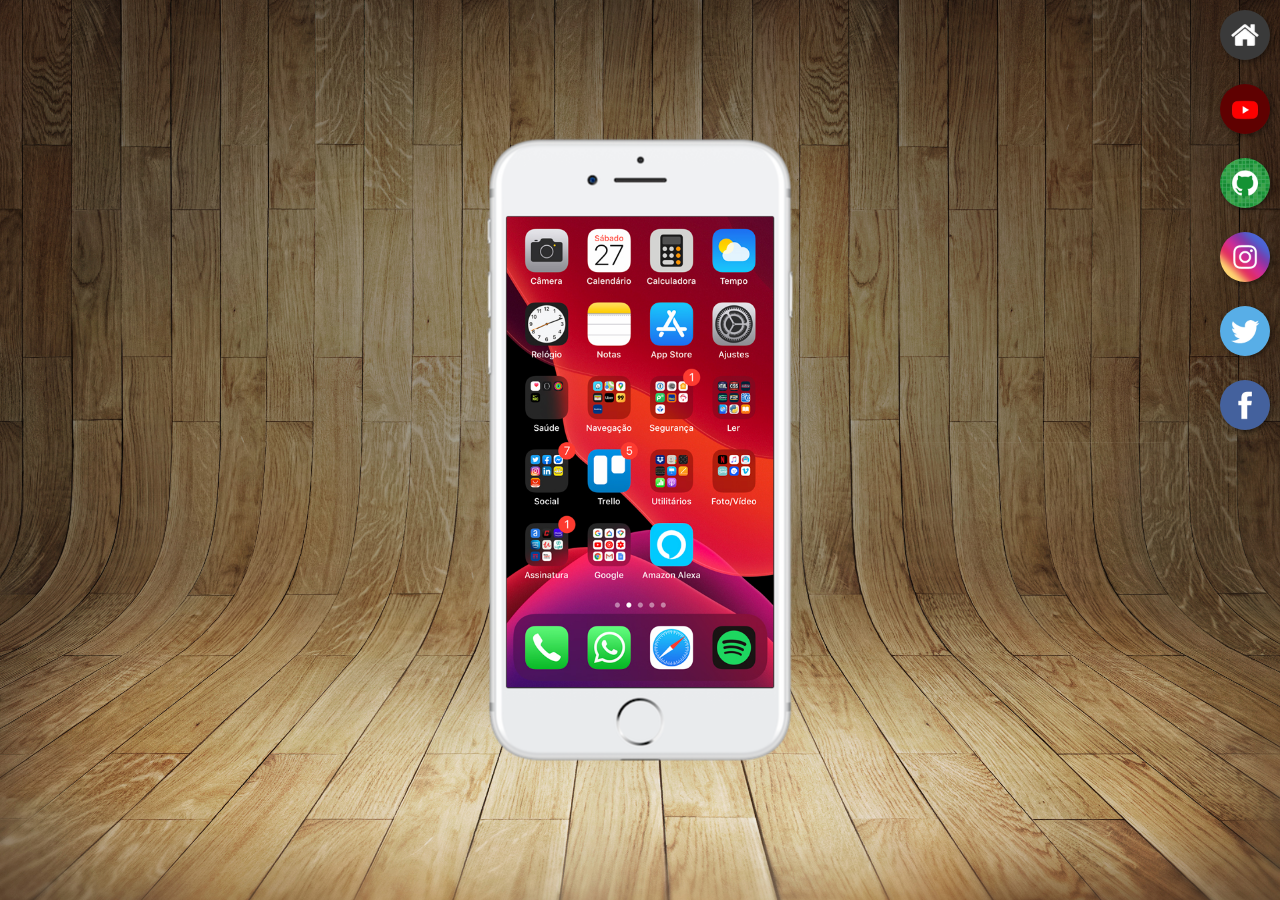
<file: index.html>
<!DOCTYPE html>
<html lang="pt-br">
<head>
    <meta charset="UTF-8">
    <meta http-equiv="X-UA-Compatible" content="IE=edge">
    <meta name="viewport" content="width=device-width, initial-scale=1.0">
    <link rel="shortcut icon" href="favicon.ico" type="image/x-icon">
    <link rel="stylesheet" href="estilos/style.css">
    <title>Projeto Redes Sociais</title>
</head>
<body>
    <main>
        <section id="telefone">
            <iframe src="home.html" name="tela" id="tela" frameborder="0">
                Seu navegador não é compatível com isso.
            </iframe>      
        </section>
        <section id="redes-sociais">
            <a href="home.html" target="tela"><img src="imagens/logo-home.jpg" alt="home"></a> <br>
            <a href="youtube.html" target="tela"><img src="imagens/logo-youtube.jpg" alt="YouTube"></a> <br>
            <a href="github.html" target="tela"><img src="imagens/logo-github.jpg" alt="GitHub"></a> <br>
            <a href="instagram.html" target="tela"><img src="imagens/logo-instagram.jpg" alt="Instagram"></a> <br>
            <a href="twitter.html" target="tela"><img src="imagens/logo-twitter.jpg" alt="Twitter"></a> <br>
            <a href="facebook.html" target="tela"><img src="imagens/logo-facebook.jpg" alt="Facebook"></a>
        </section>
    </main>
</body>
</html>
</file>
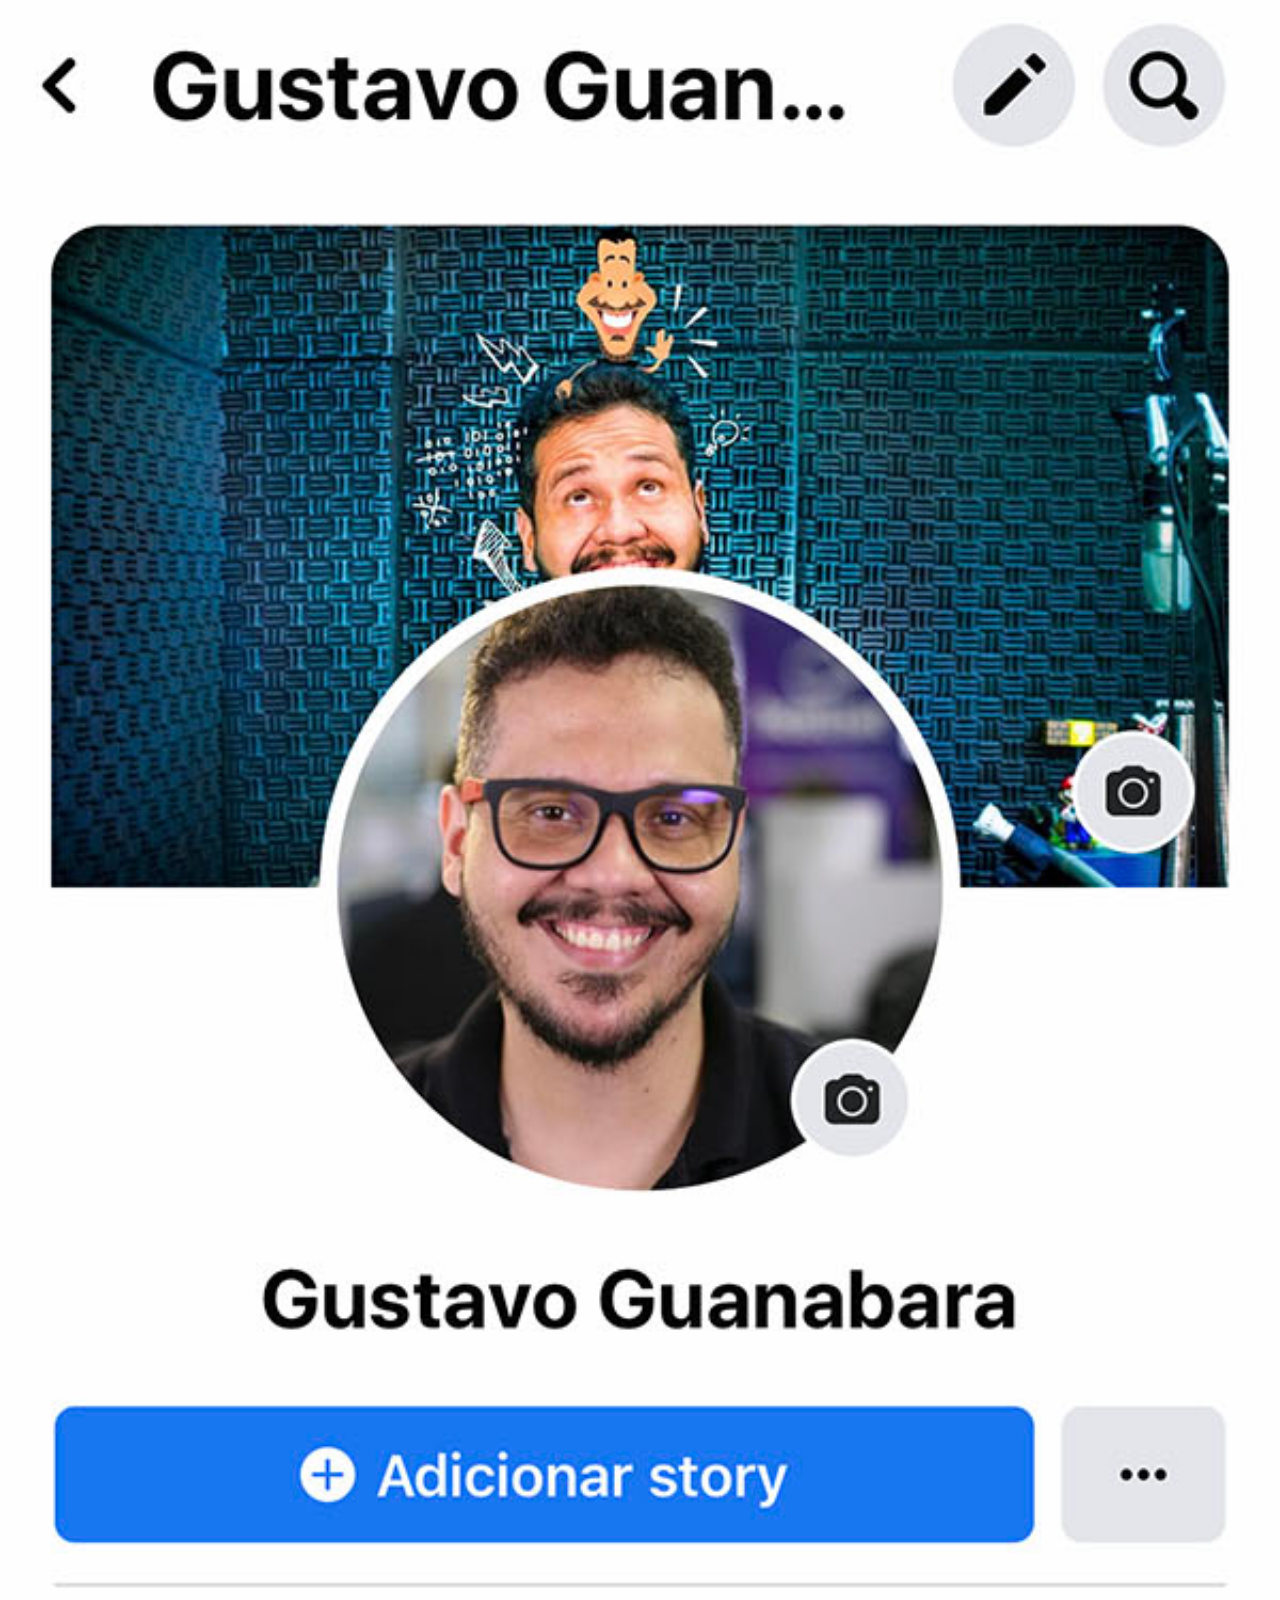
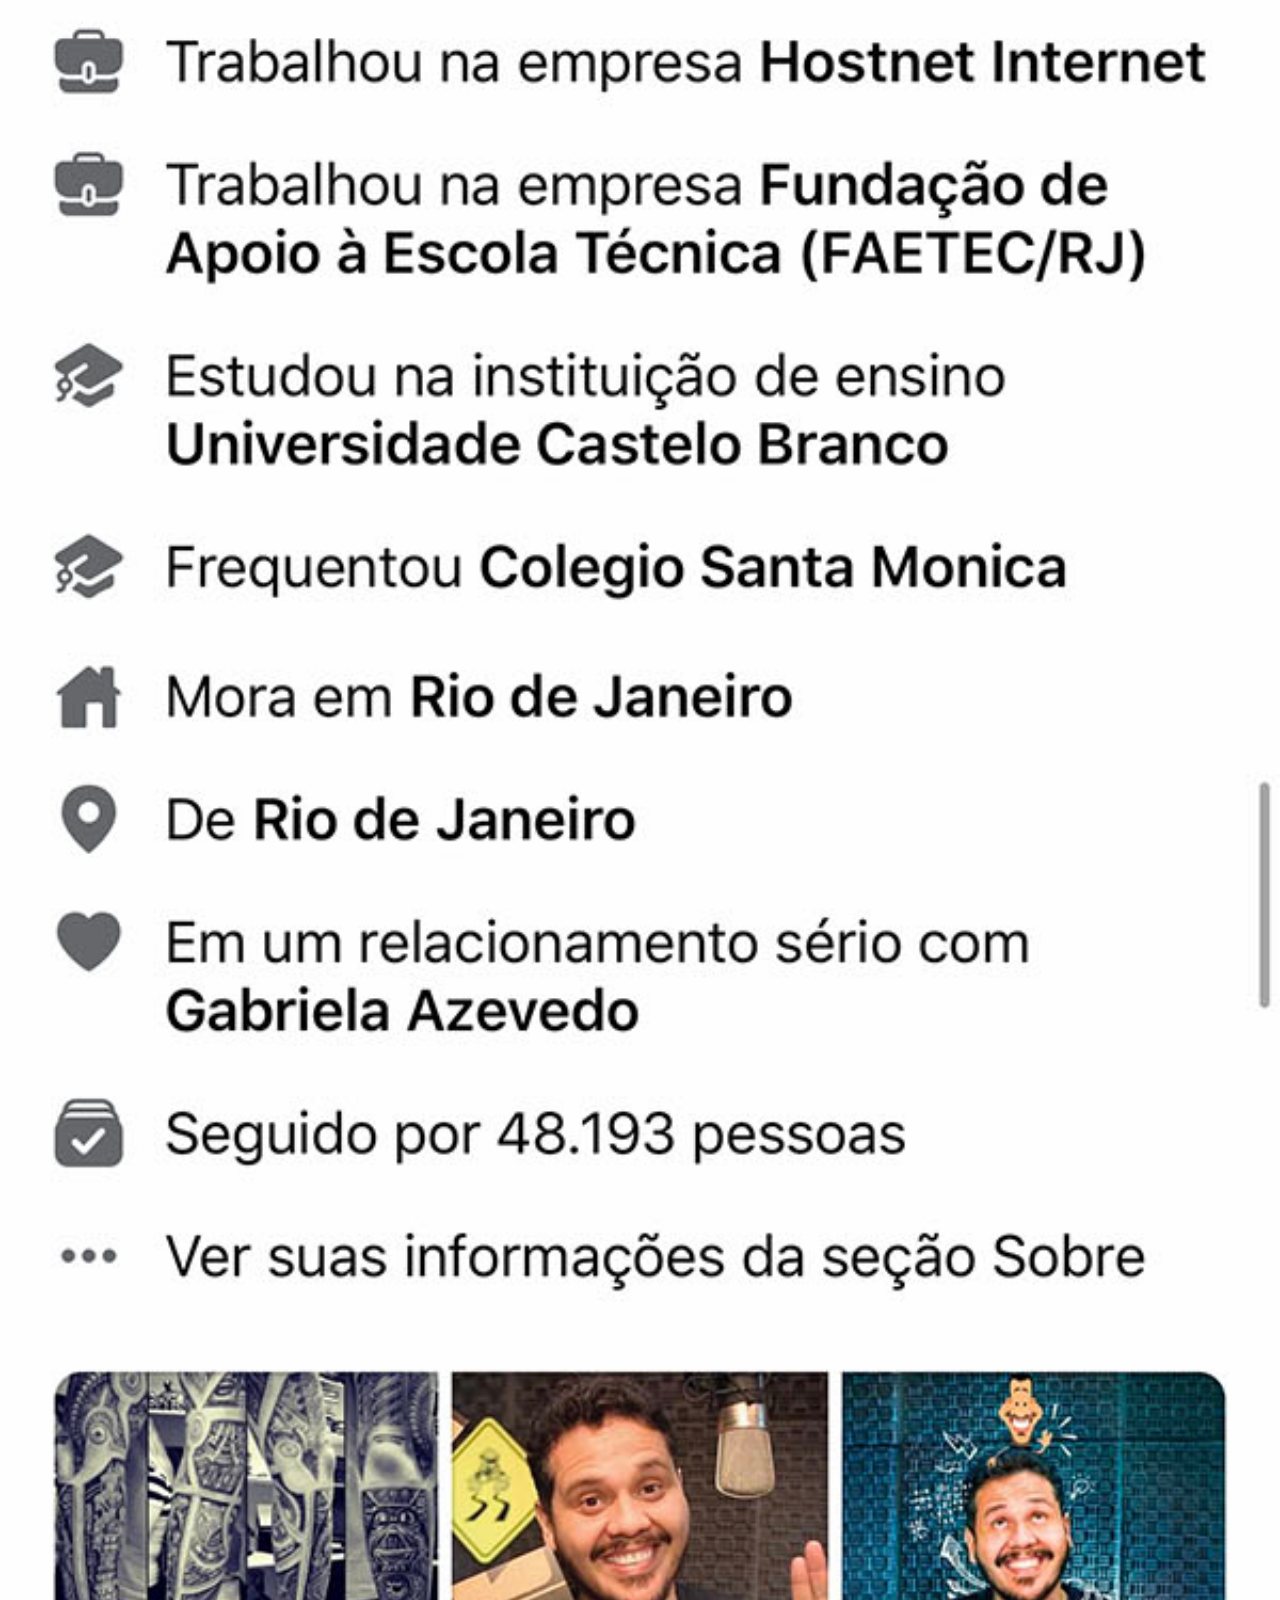
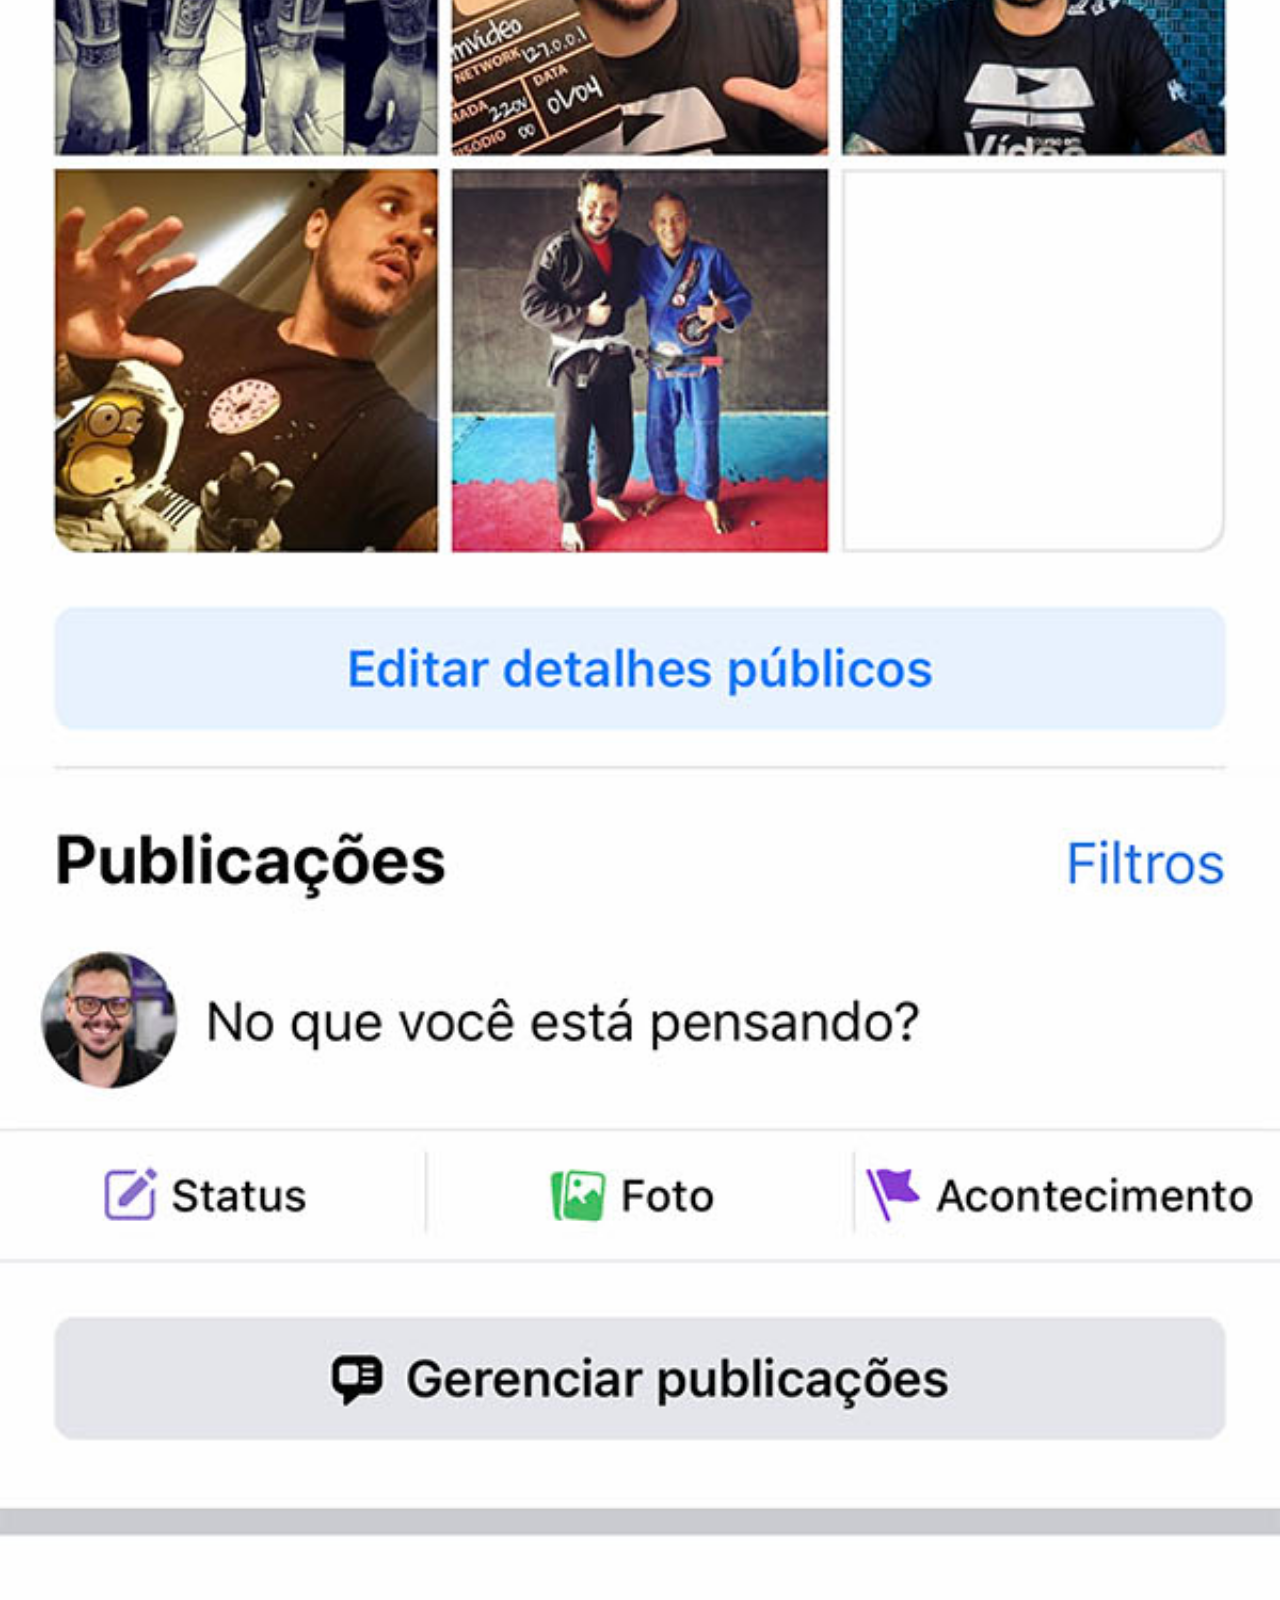
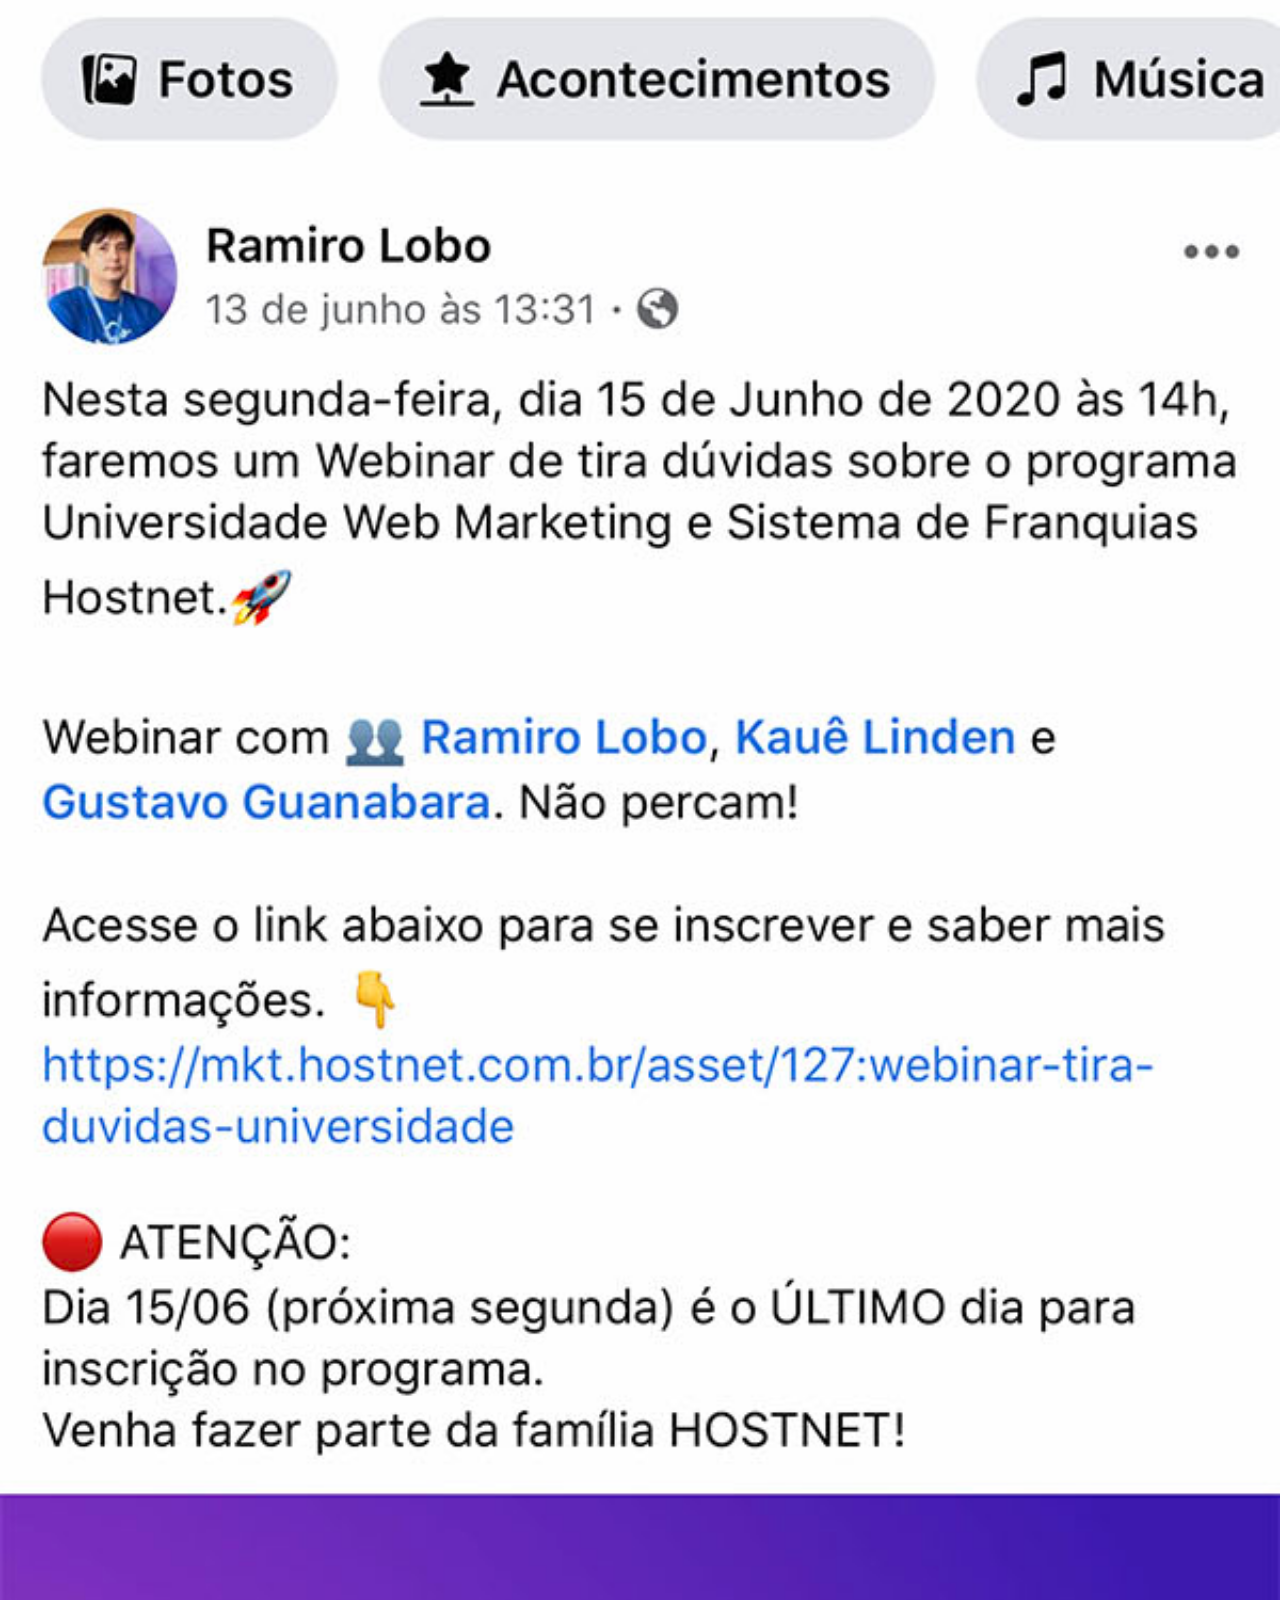
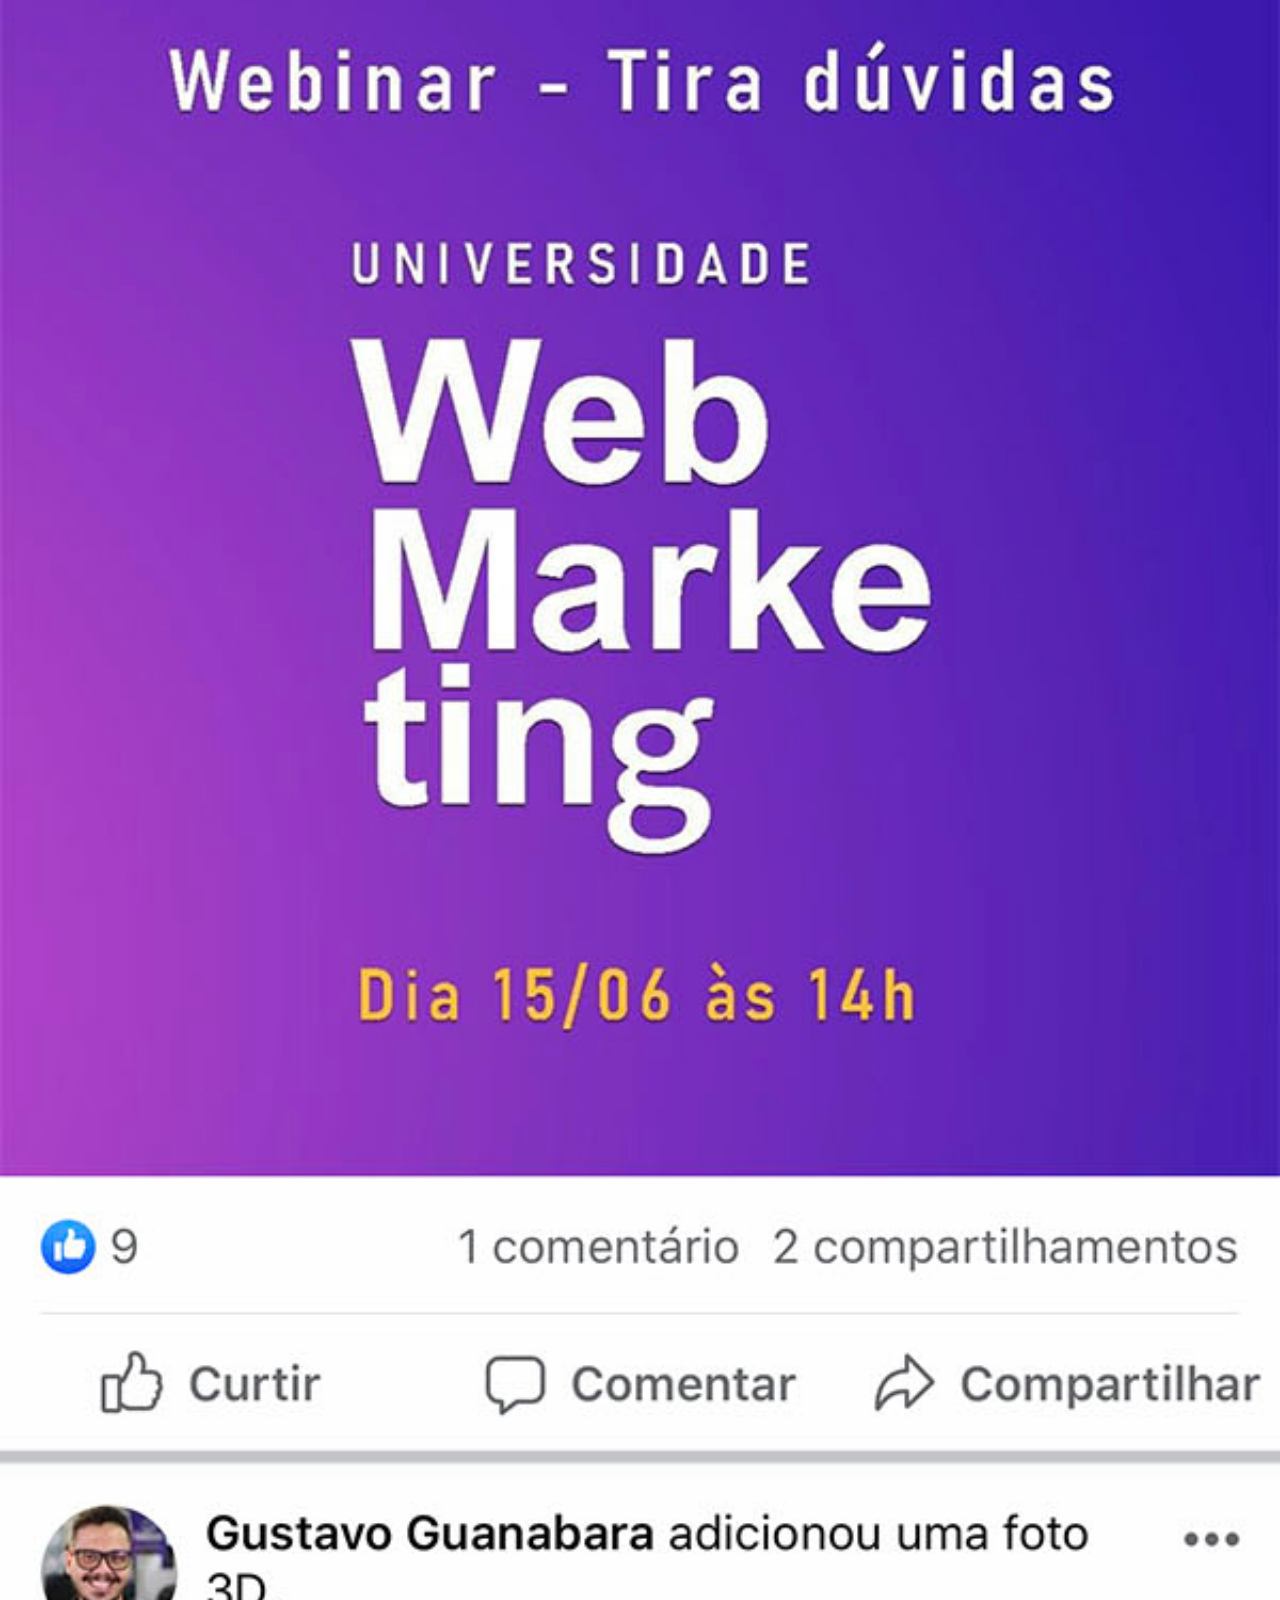
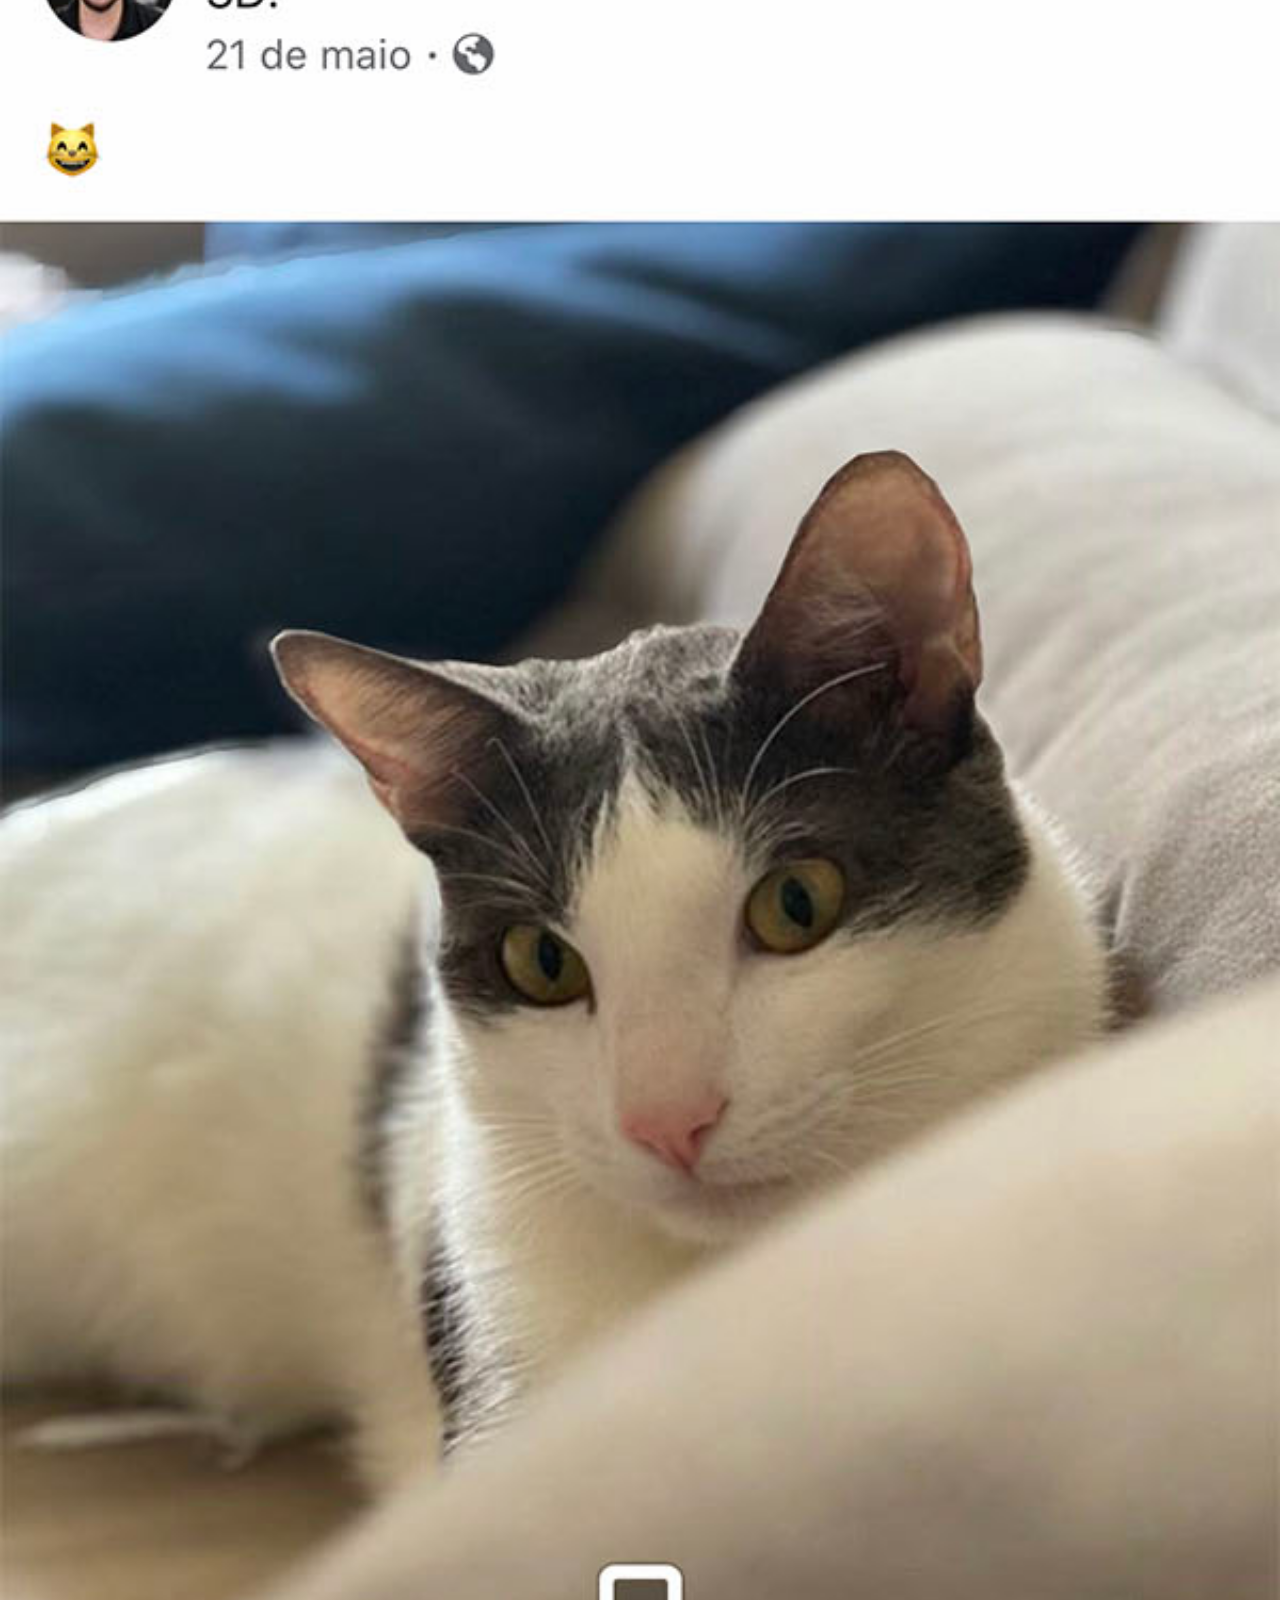
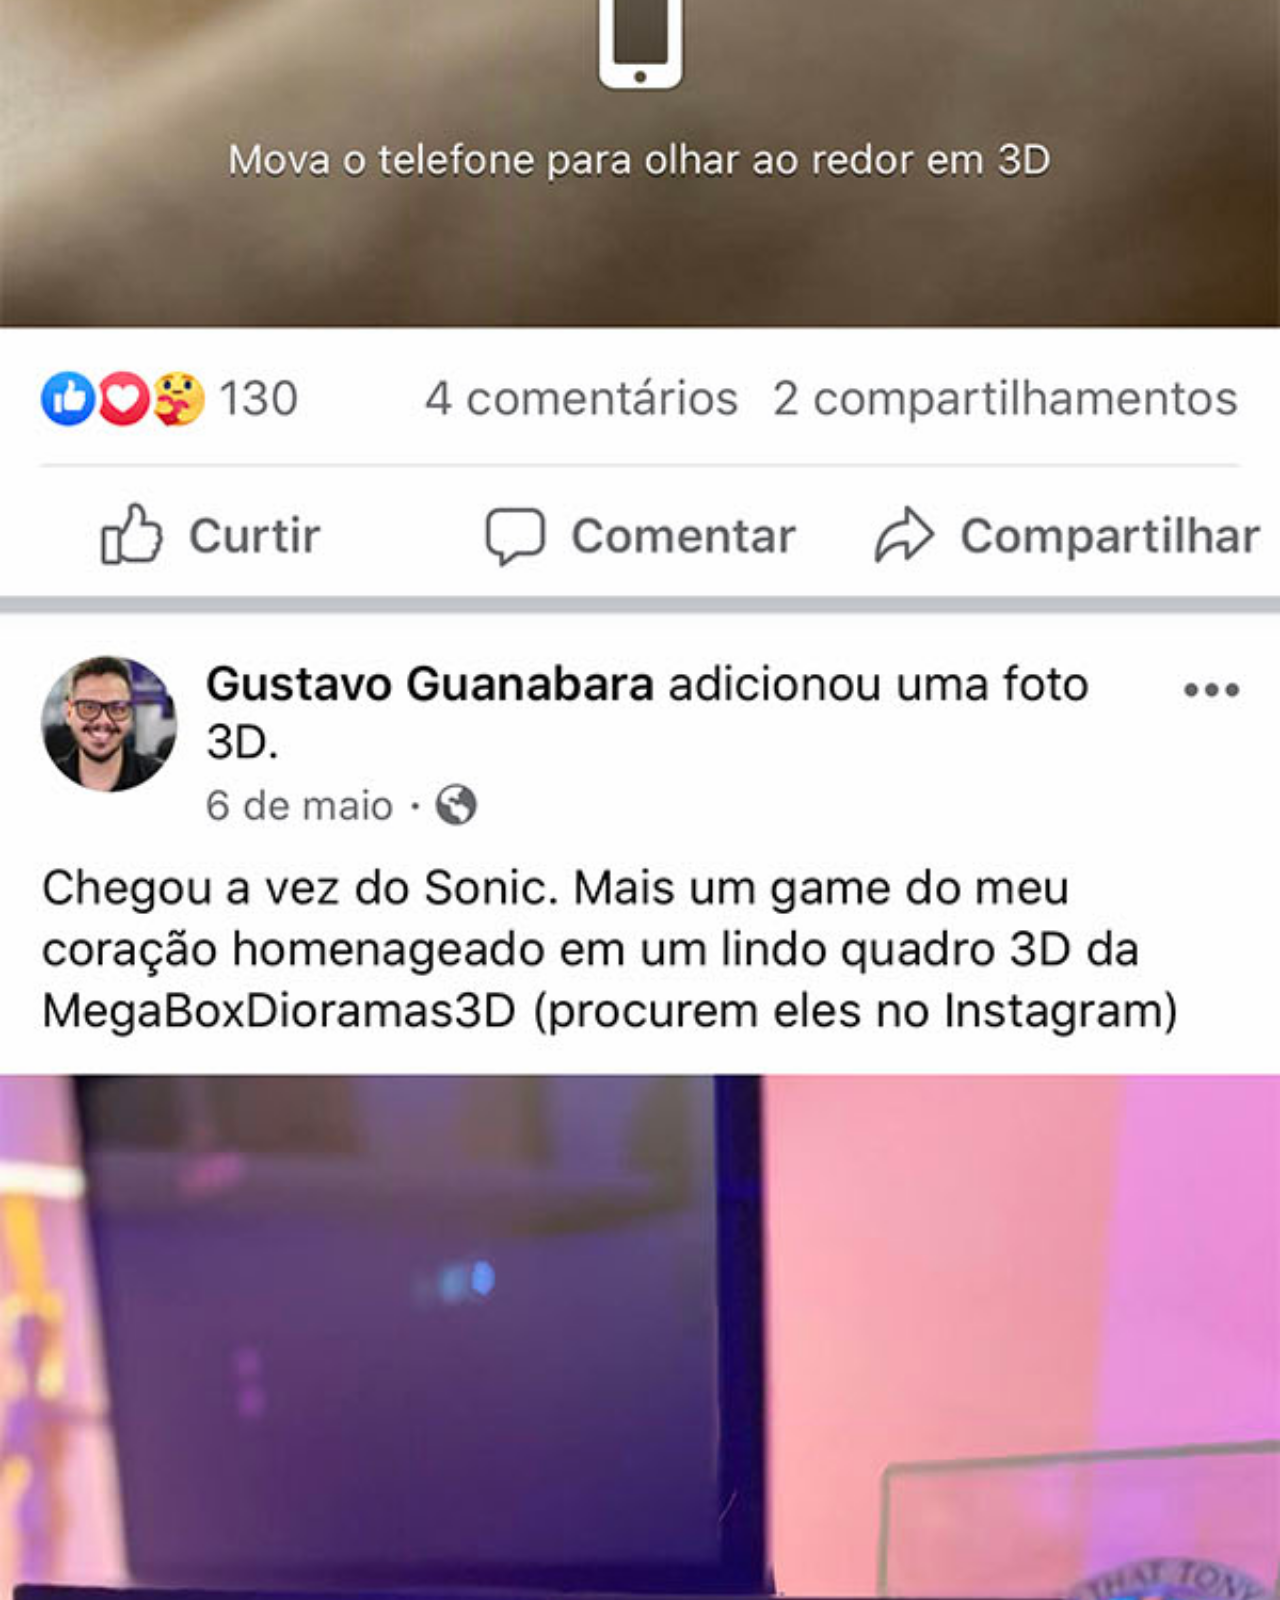
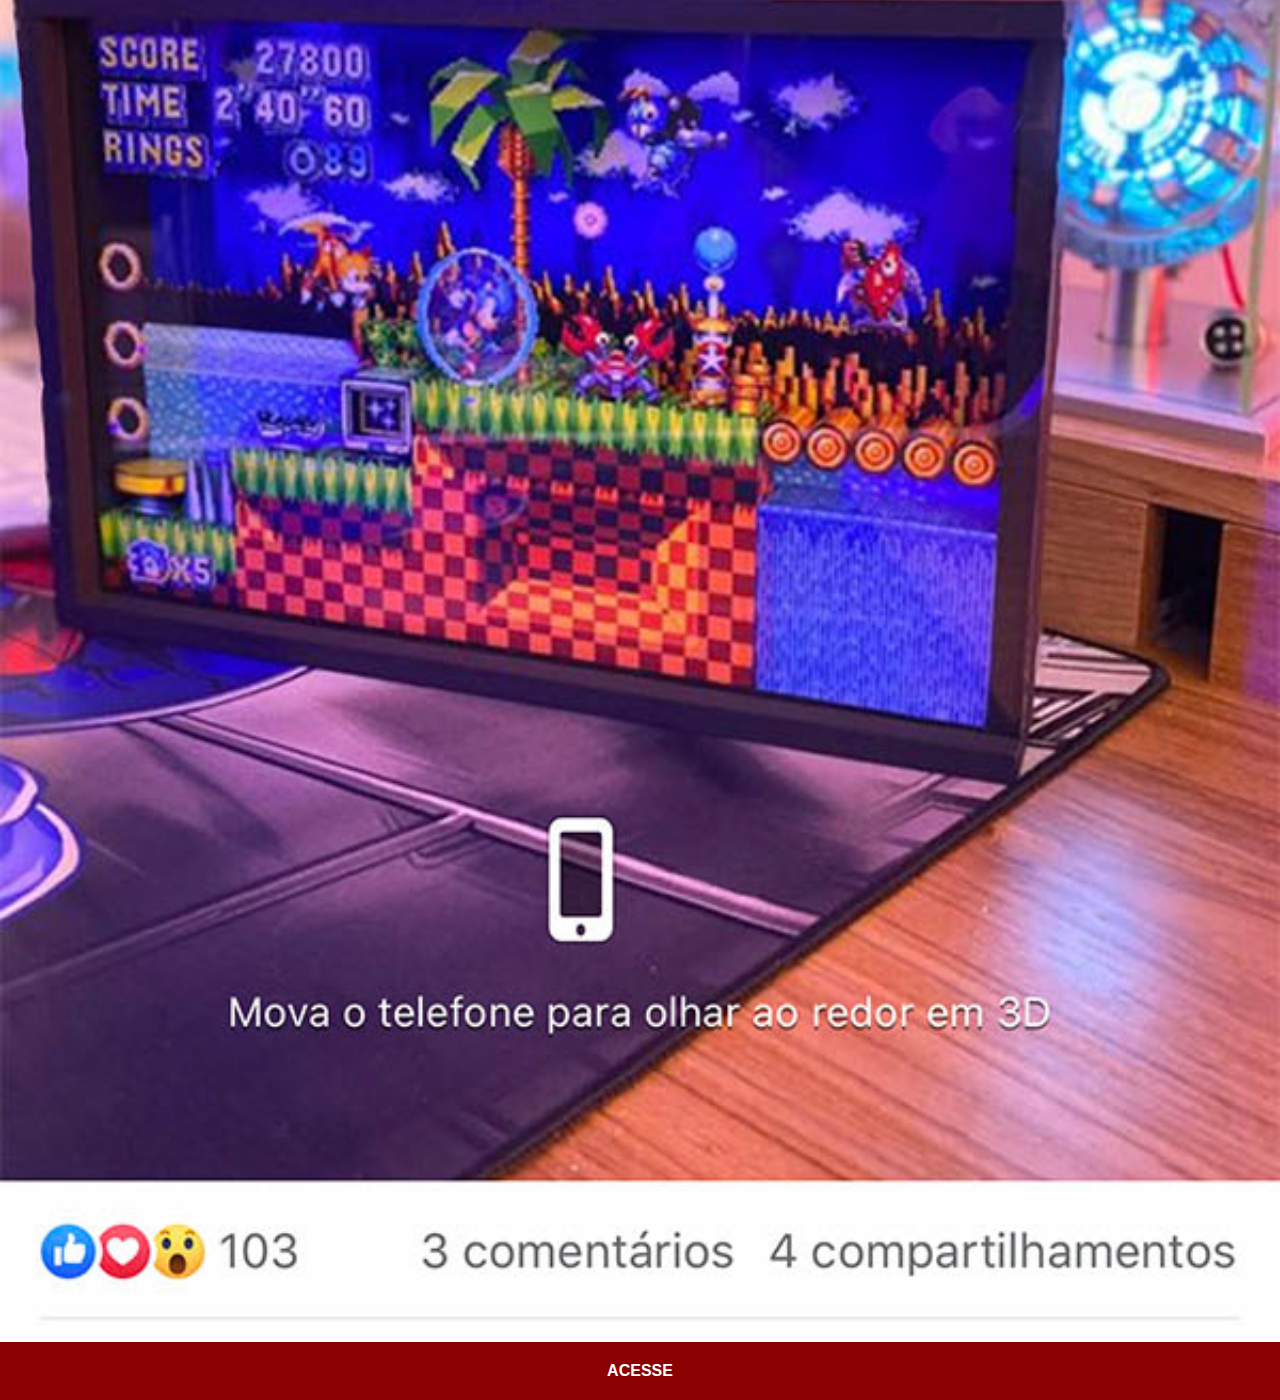
<file: facebook.html>
<!DOCTYPE html>
<html lang="pt-br">
<head>
    <meta charset="UTF-8">
    <meta http-equiv="X-UA-Compatible" content="IE=edge">
    <meta name="viewport" content="width=device-width, initial-scale=1.0">
    <title>Facebook</title>
    <link rel="stylesheet" href="estilos/social.css">
</head>
<body>
    <img src="imagens/tela-facebook.jpg" alt="Facebook"> <a href="https://www.facebook.com/gustavoguanabara/?locale=pt_BR" target="_blank">ACESSE</a>
</body>
</html>
</file>
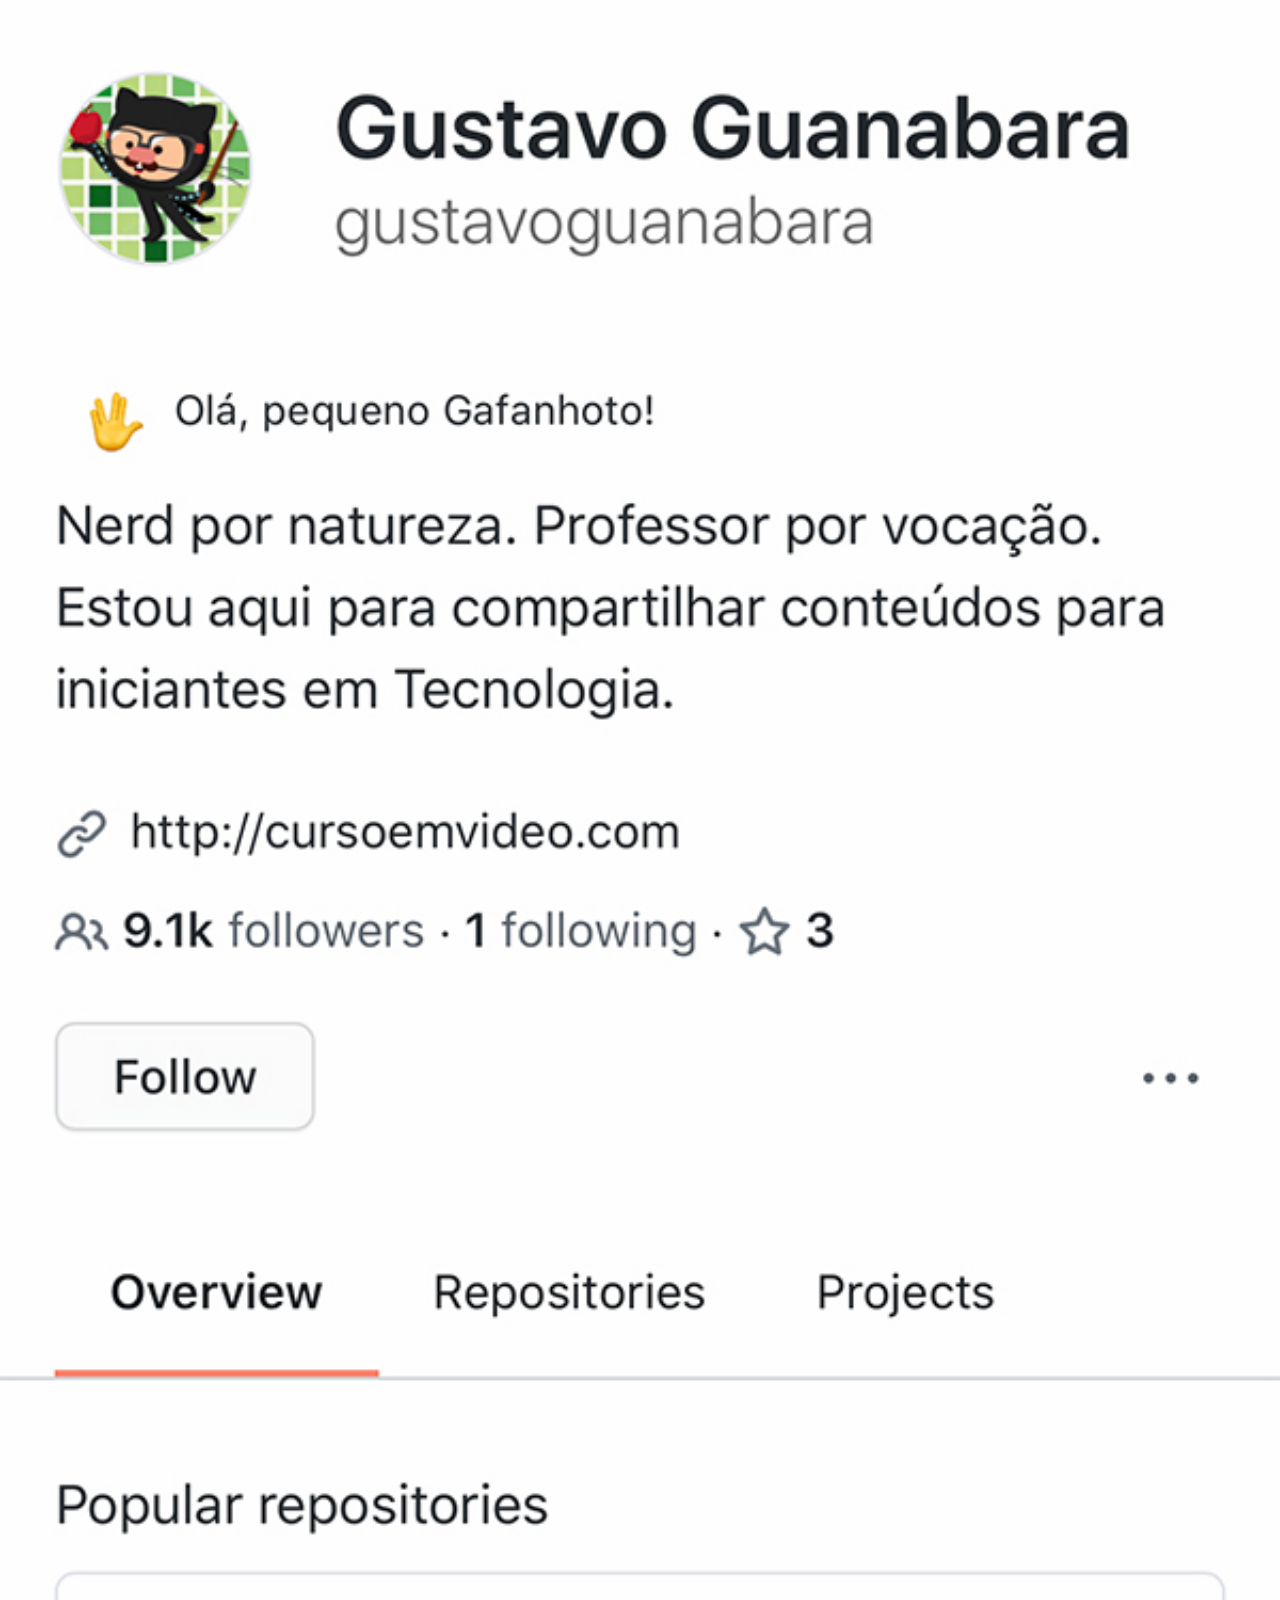
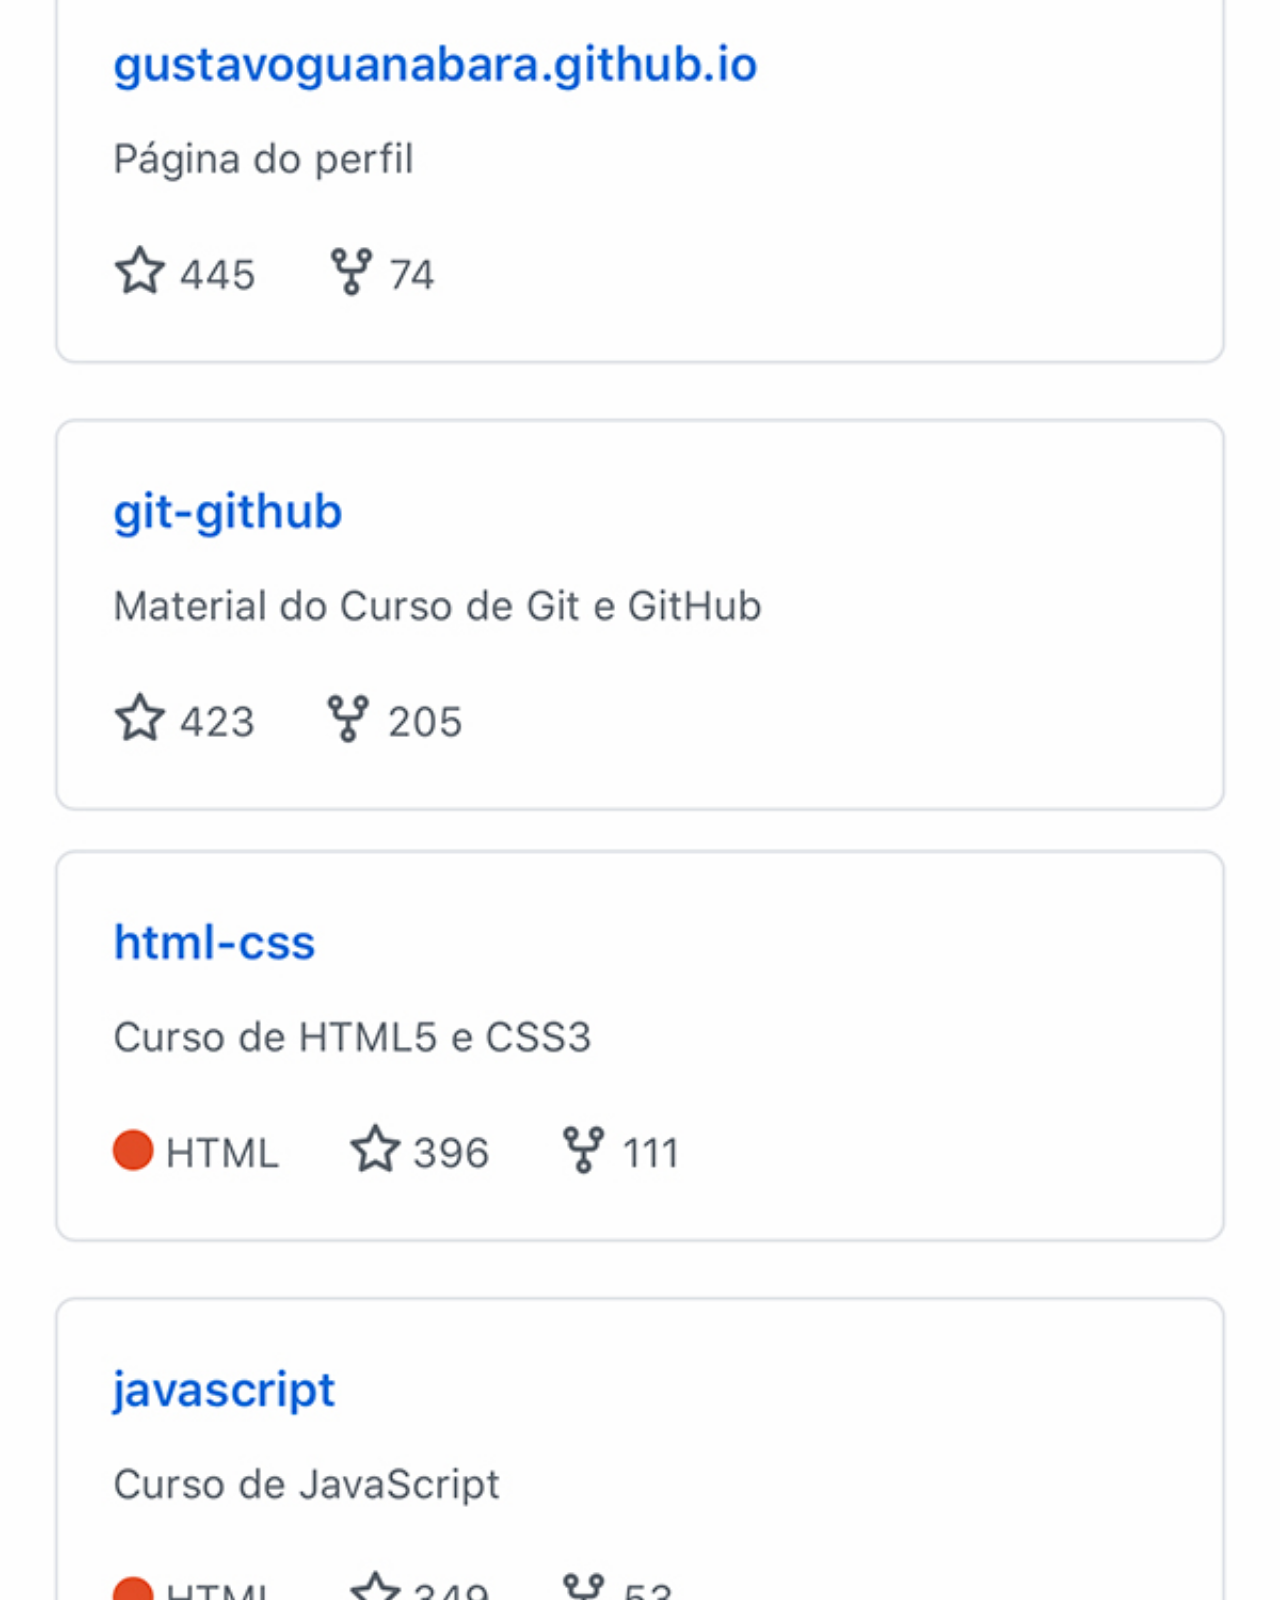
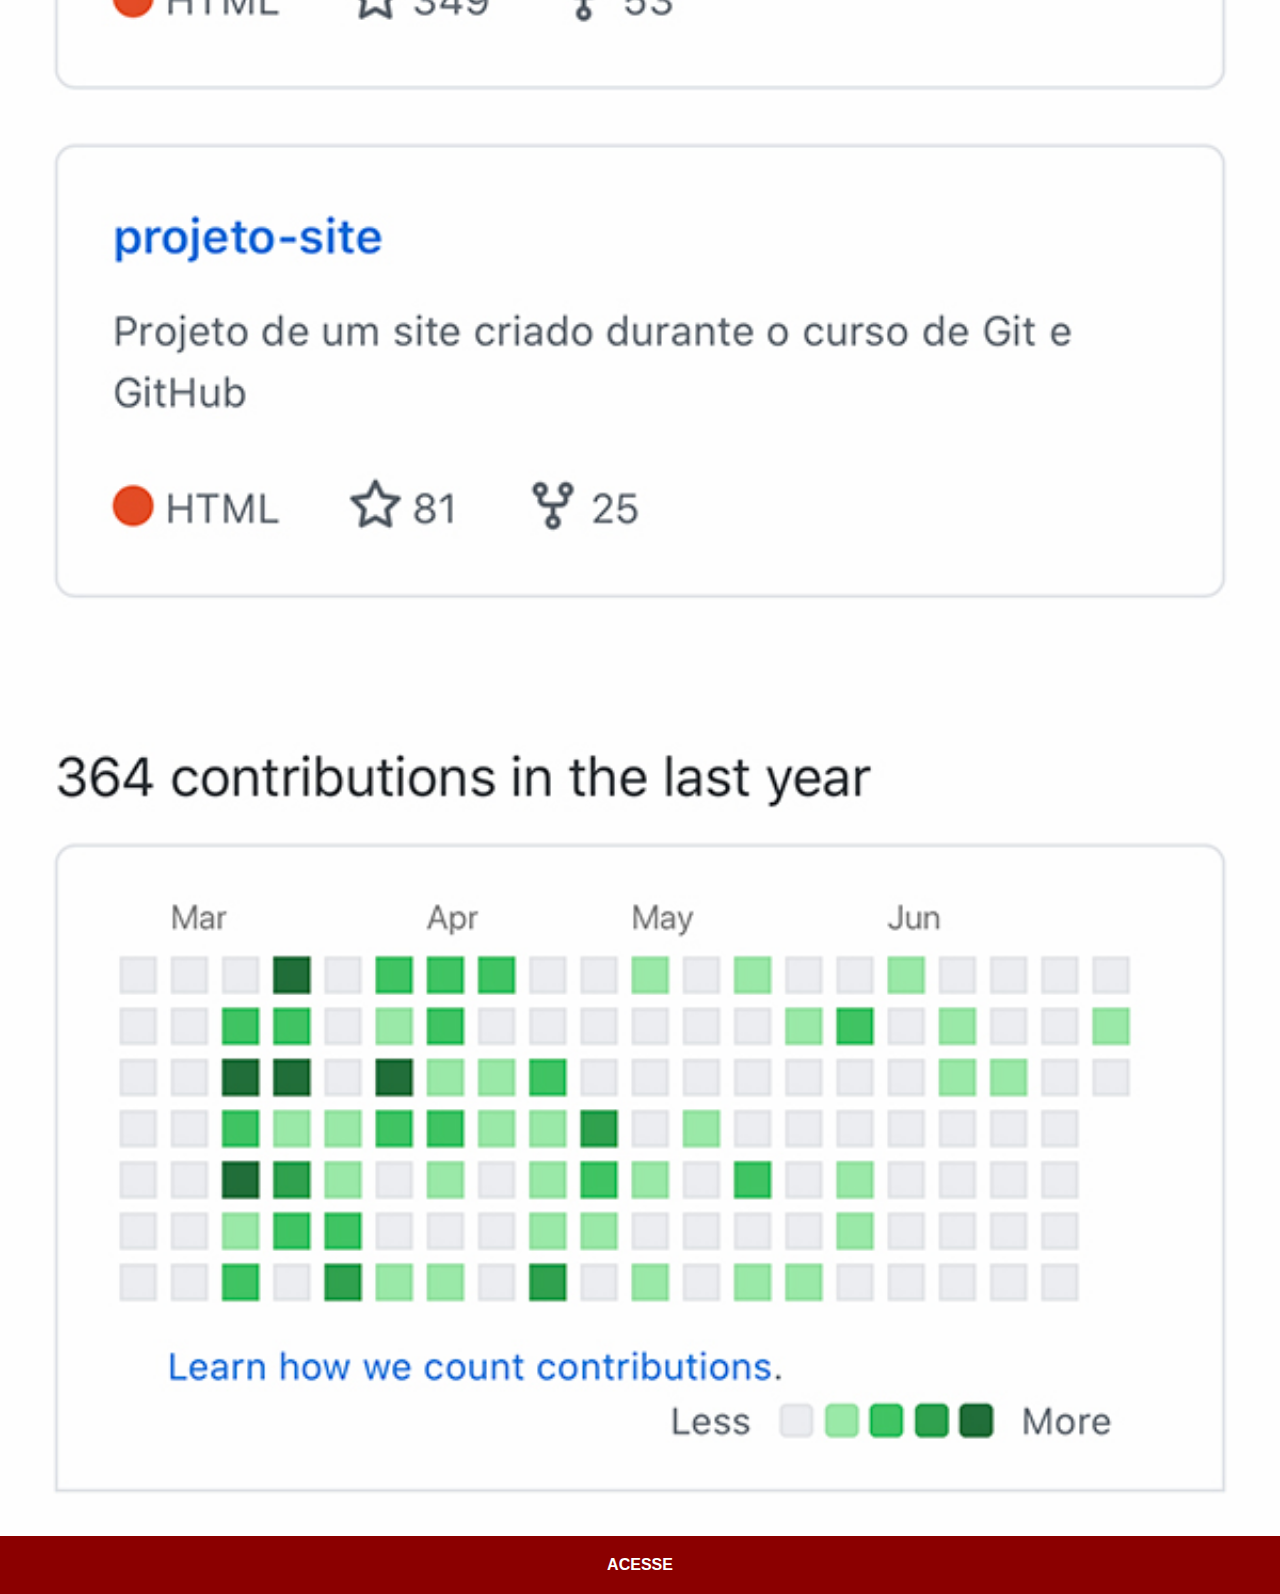
<file: github.html>
<!DOCTYPE html>
<html lang="pt-br">
<head>
    <meta charset="UTF-8">
    <meta http-equiv="X-UA-Compatible" content="IE=edge">
    <meta name="viewport" content="width=device-width, initial-scale=1.0">
    <title>GitHub</title>
    <link rel="stylesheet" href="estilos/social.css">
</head>
<body>
    <img src="imagens/tela-github.jpg" alt="GitHub"> <a href="https://github.com/gustavoguanabara" target="_blank">ACESSE</a>
</body>
</html>
</file>
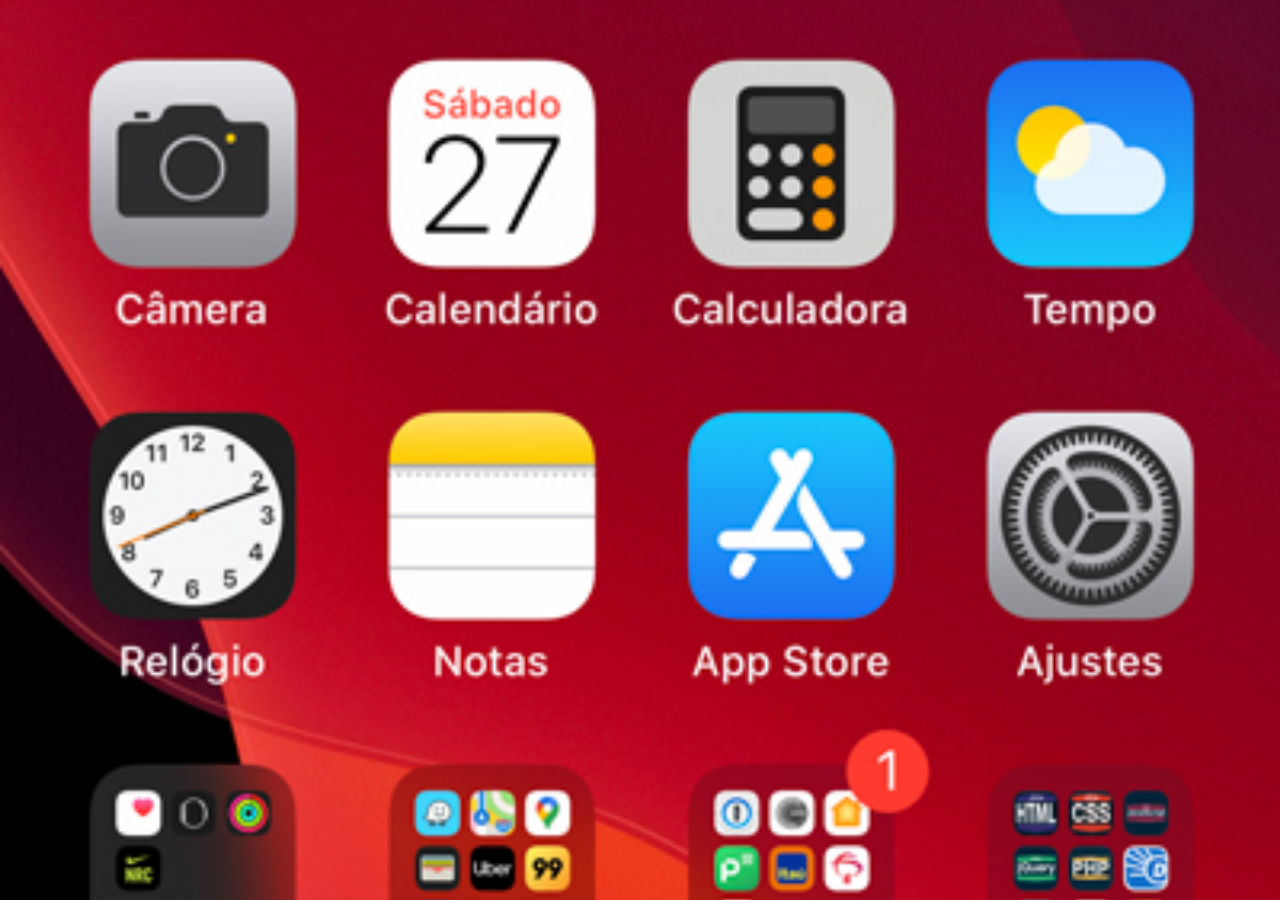
<file: home.html>
<!DOCTYPE html>
<html lang="pt-br">
<head>
    <meta charset="UTF-8">
    <meta http-equiv="X-UA-Compatible" content="IE=edge">
    <meta name="viewport" content="width=device-width, initial-scale=1.0">
    <title>home</title>
    <style>
        * {
            margin: 0px;
            padding: 0px;

        }

        body {
             width: 100vw;
             height: 100vh;
             background: black url('imagens/tela-home.jpg') no-repeat top center;
             background-size: cover;
             
        }
    </style>
</head>
<body>
    
</body>
</html>
</file>
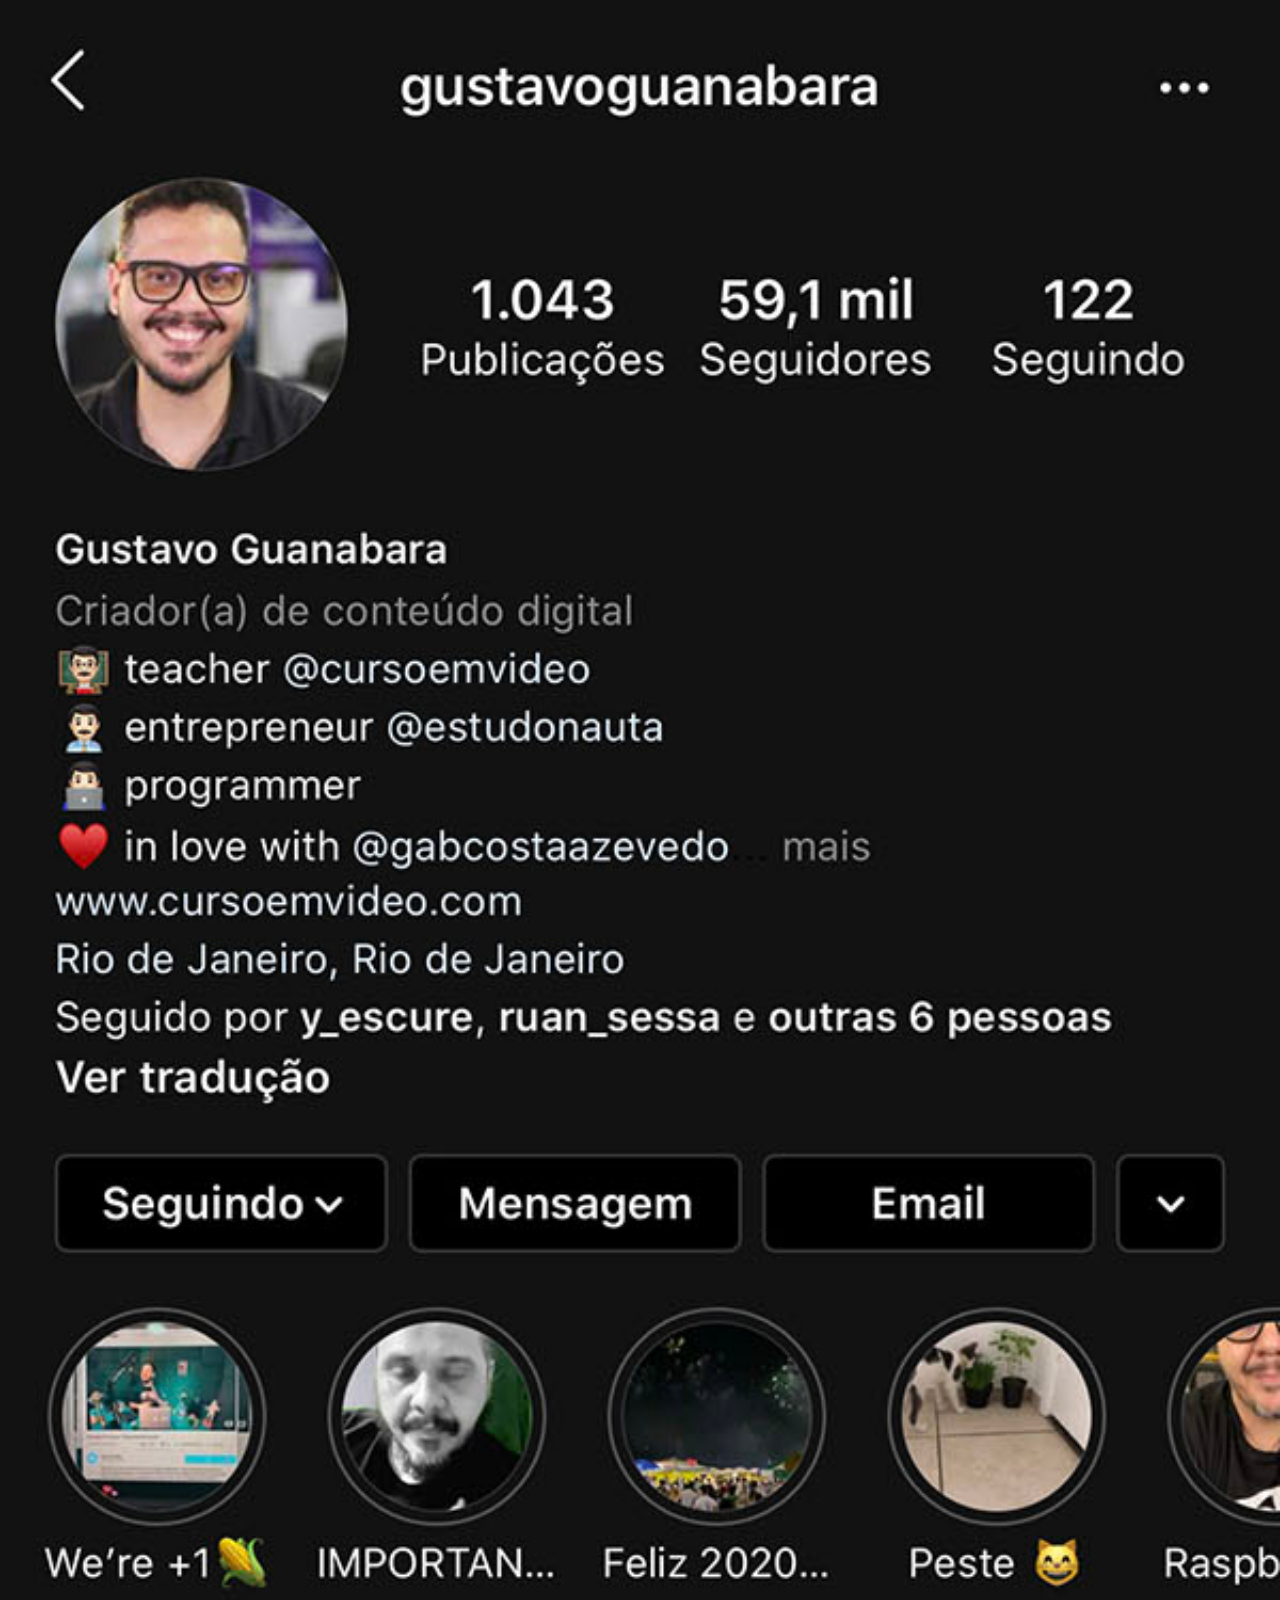
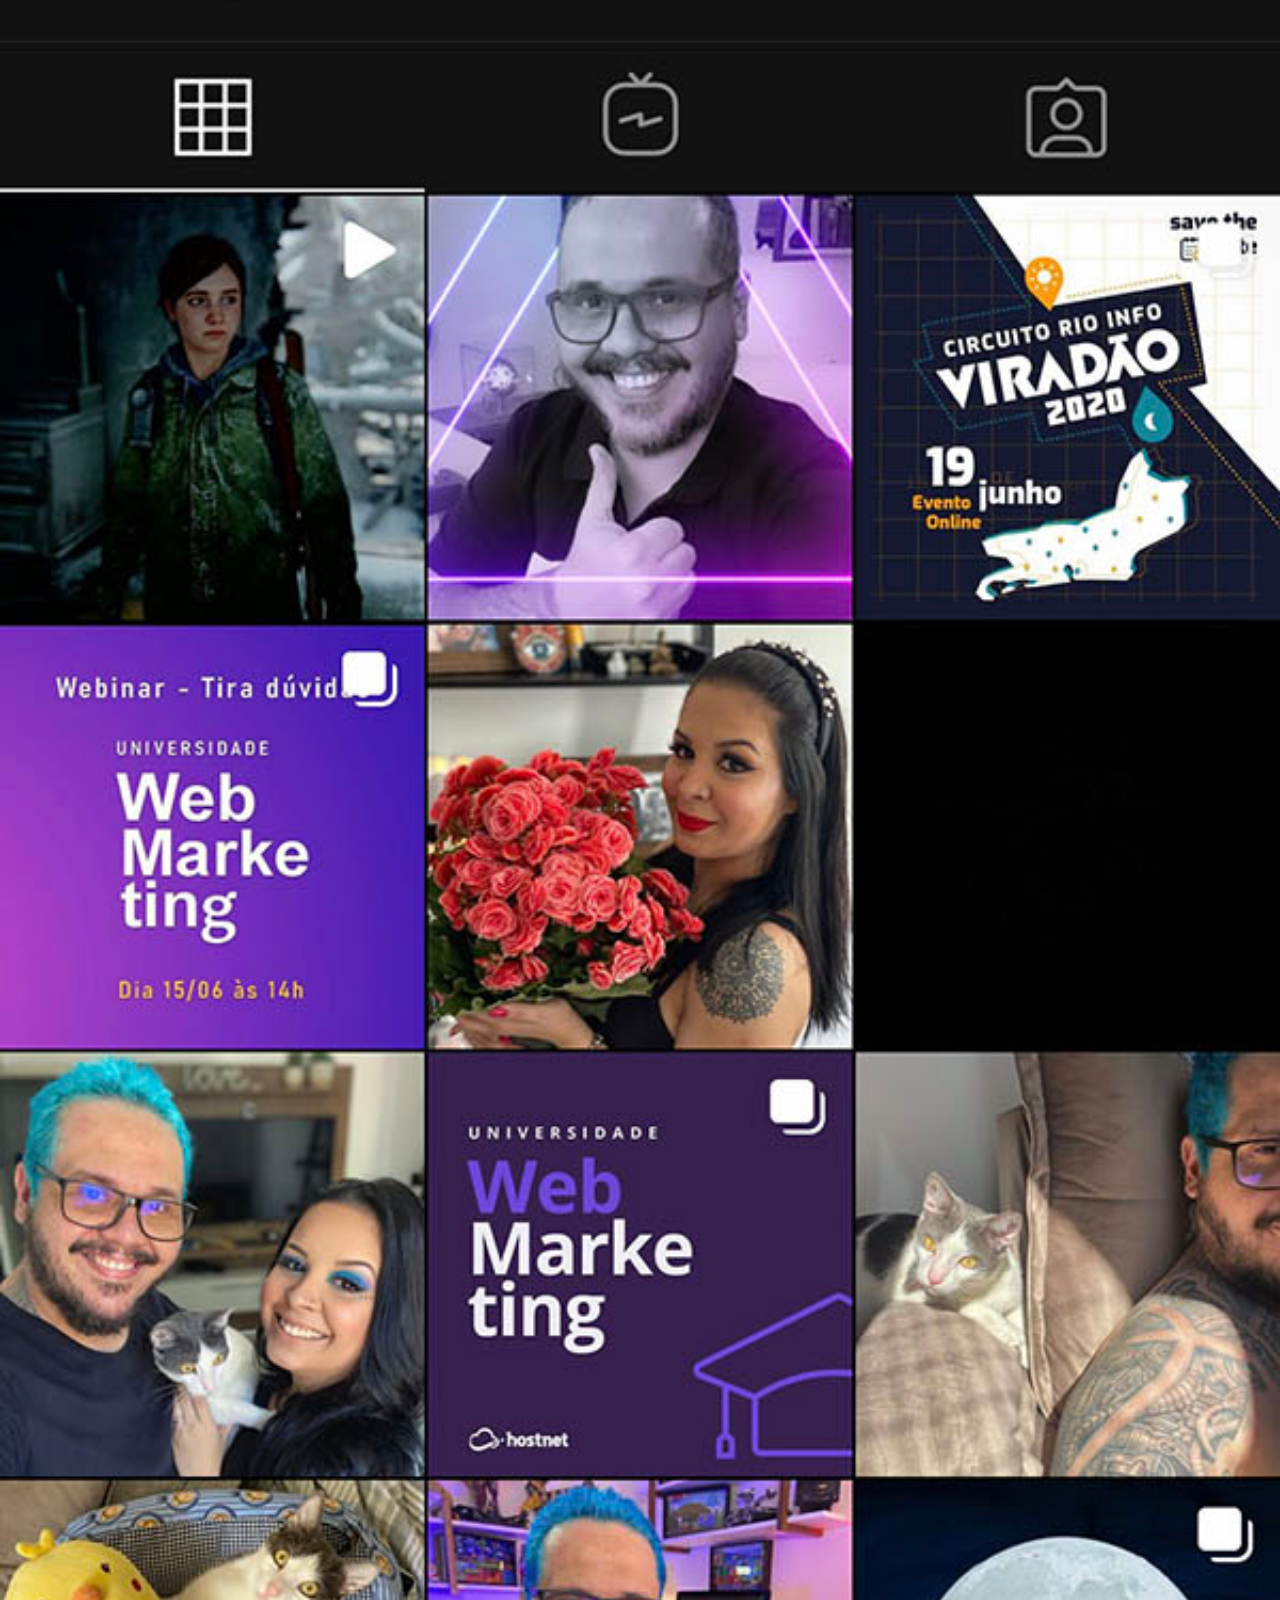
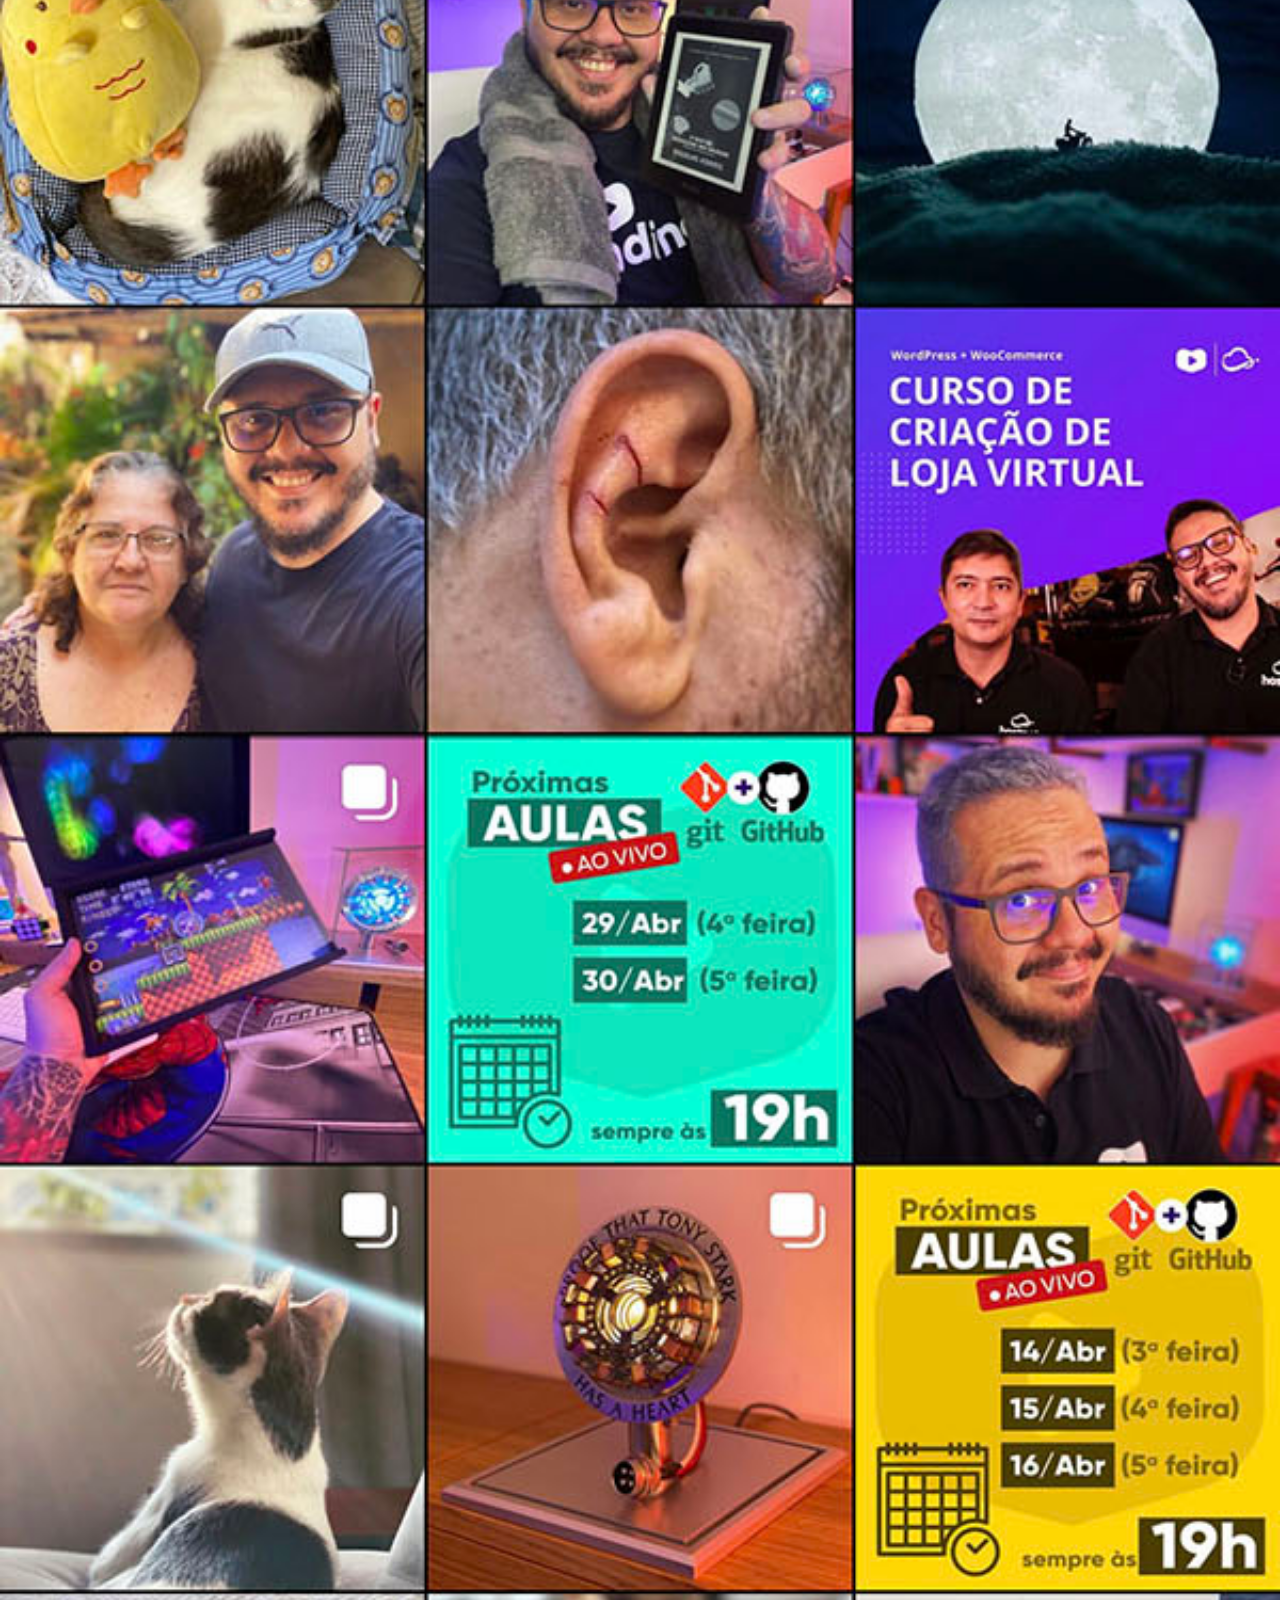
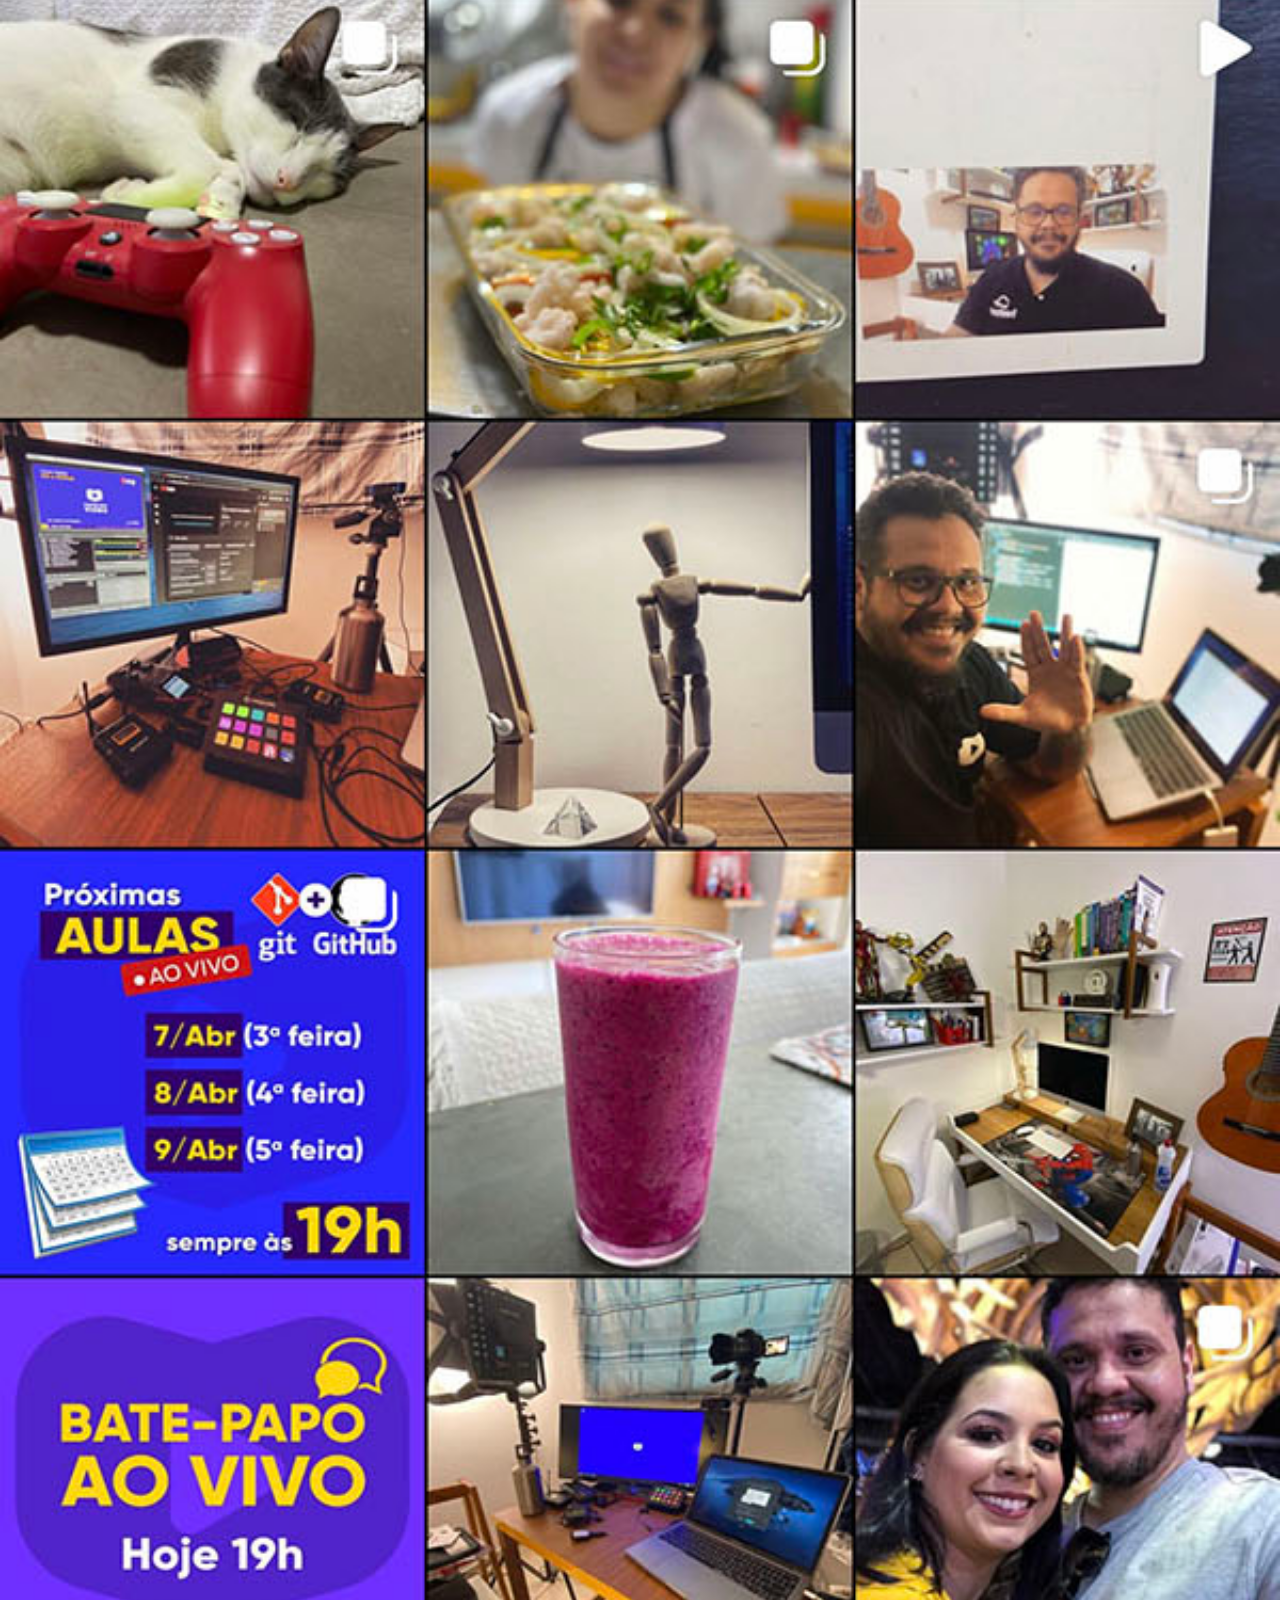
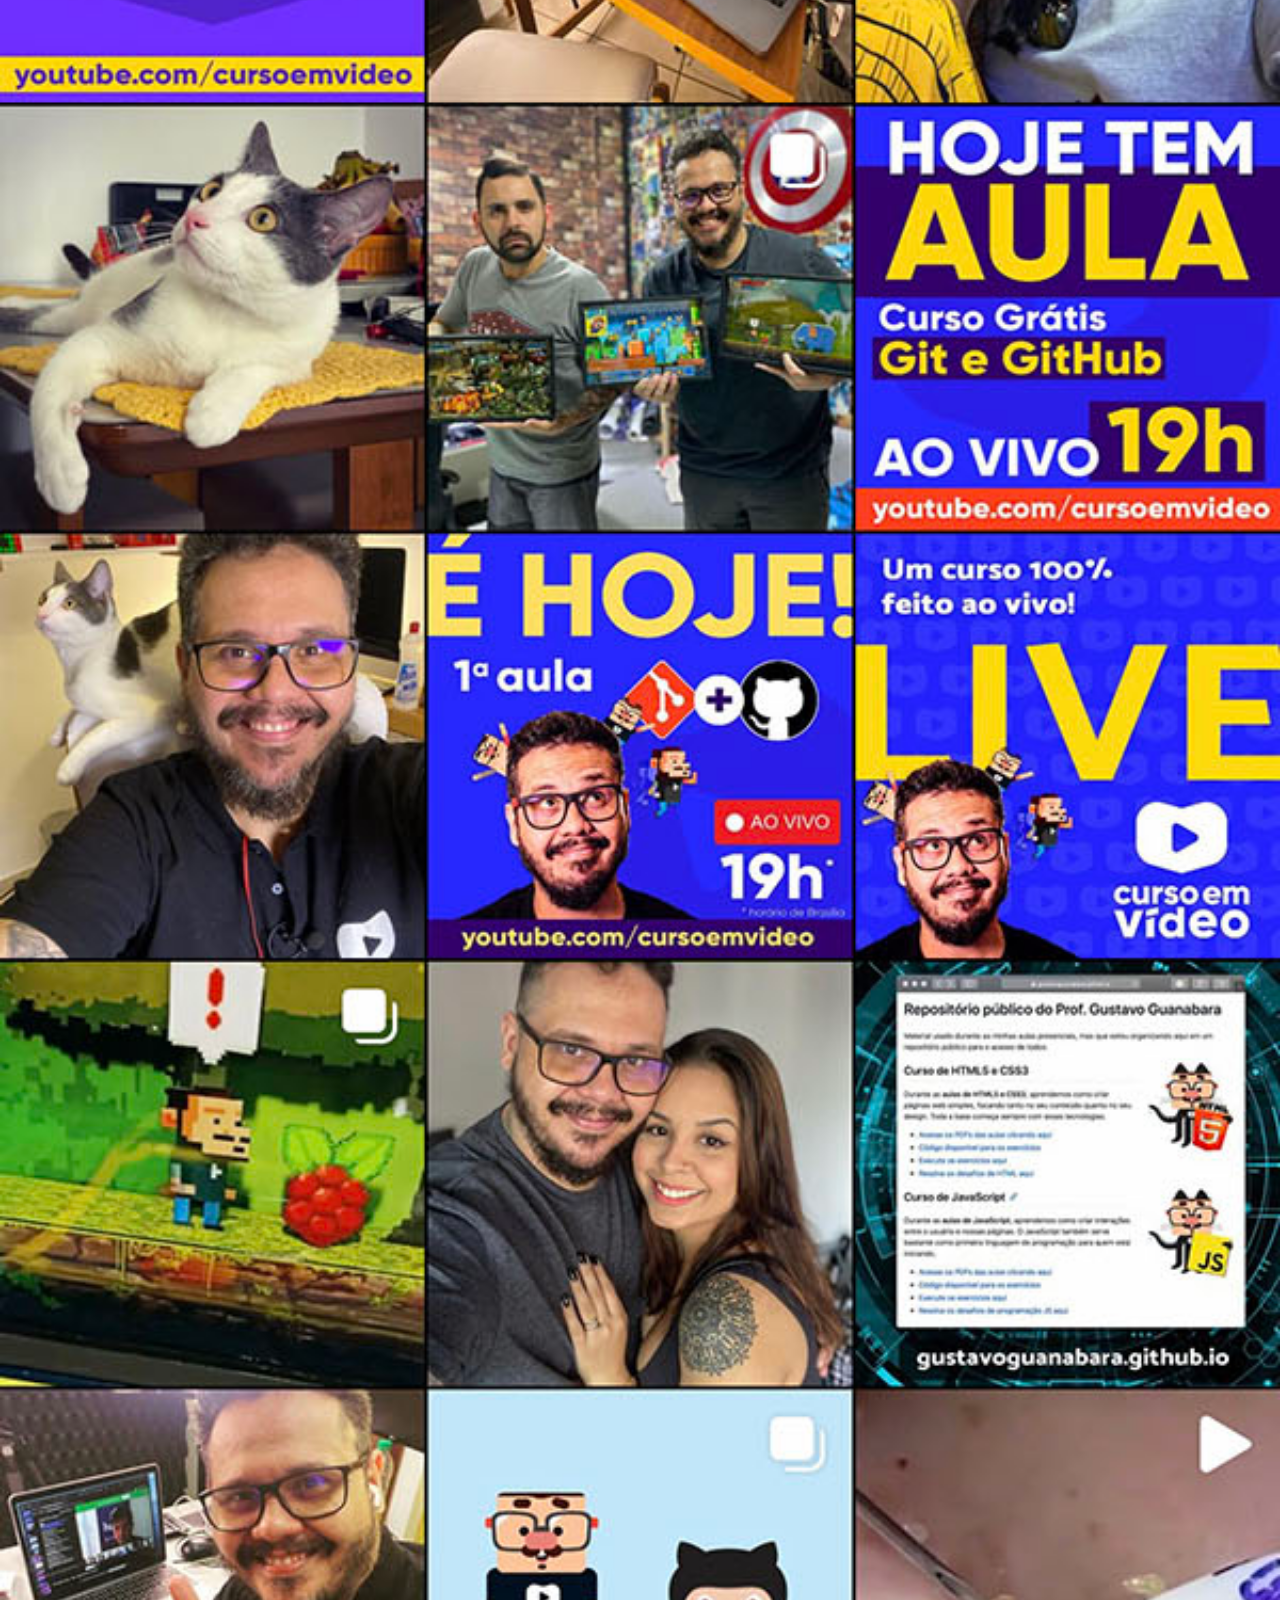
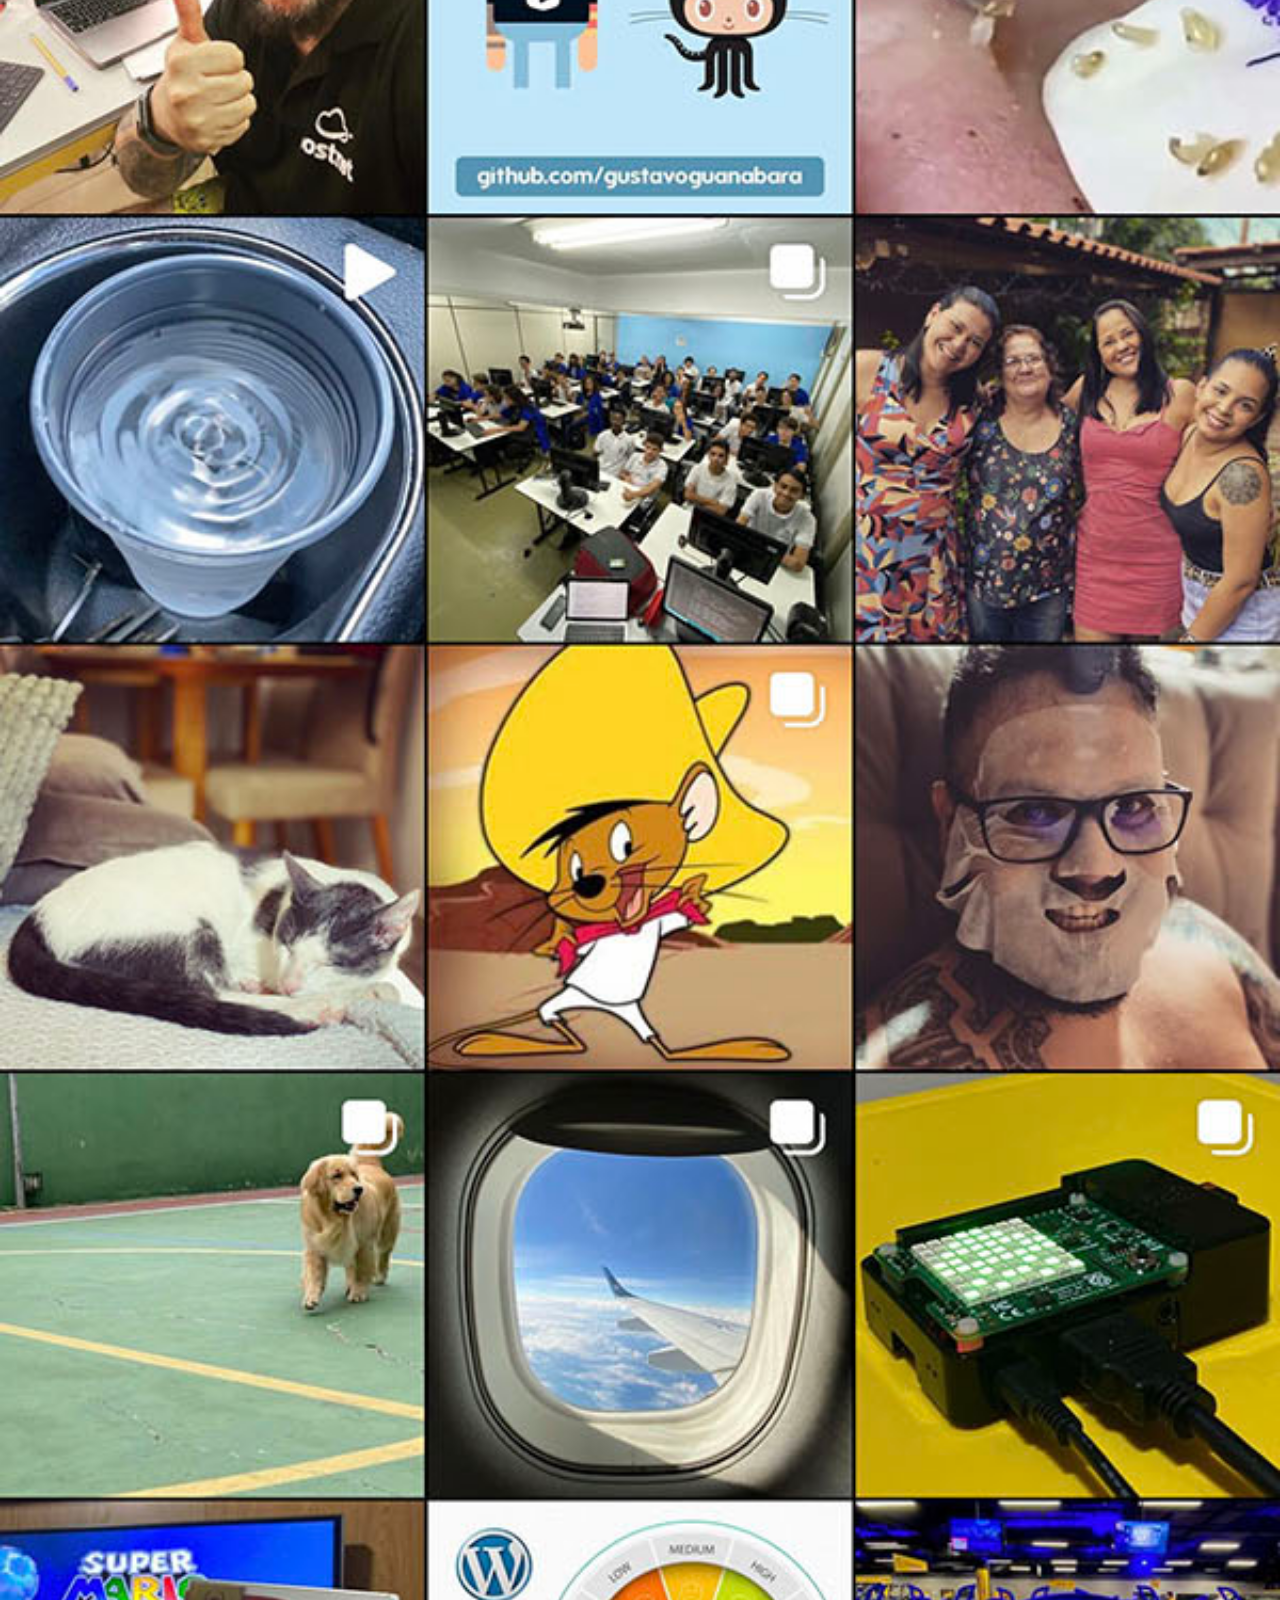
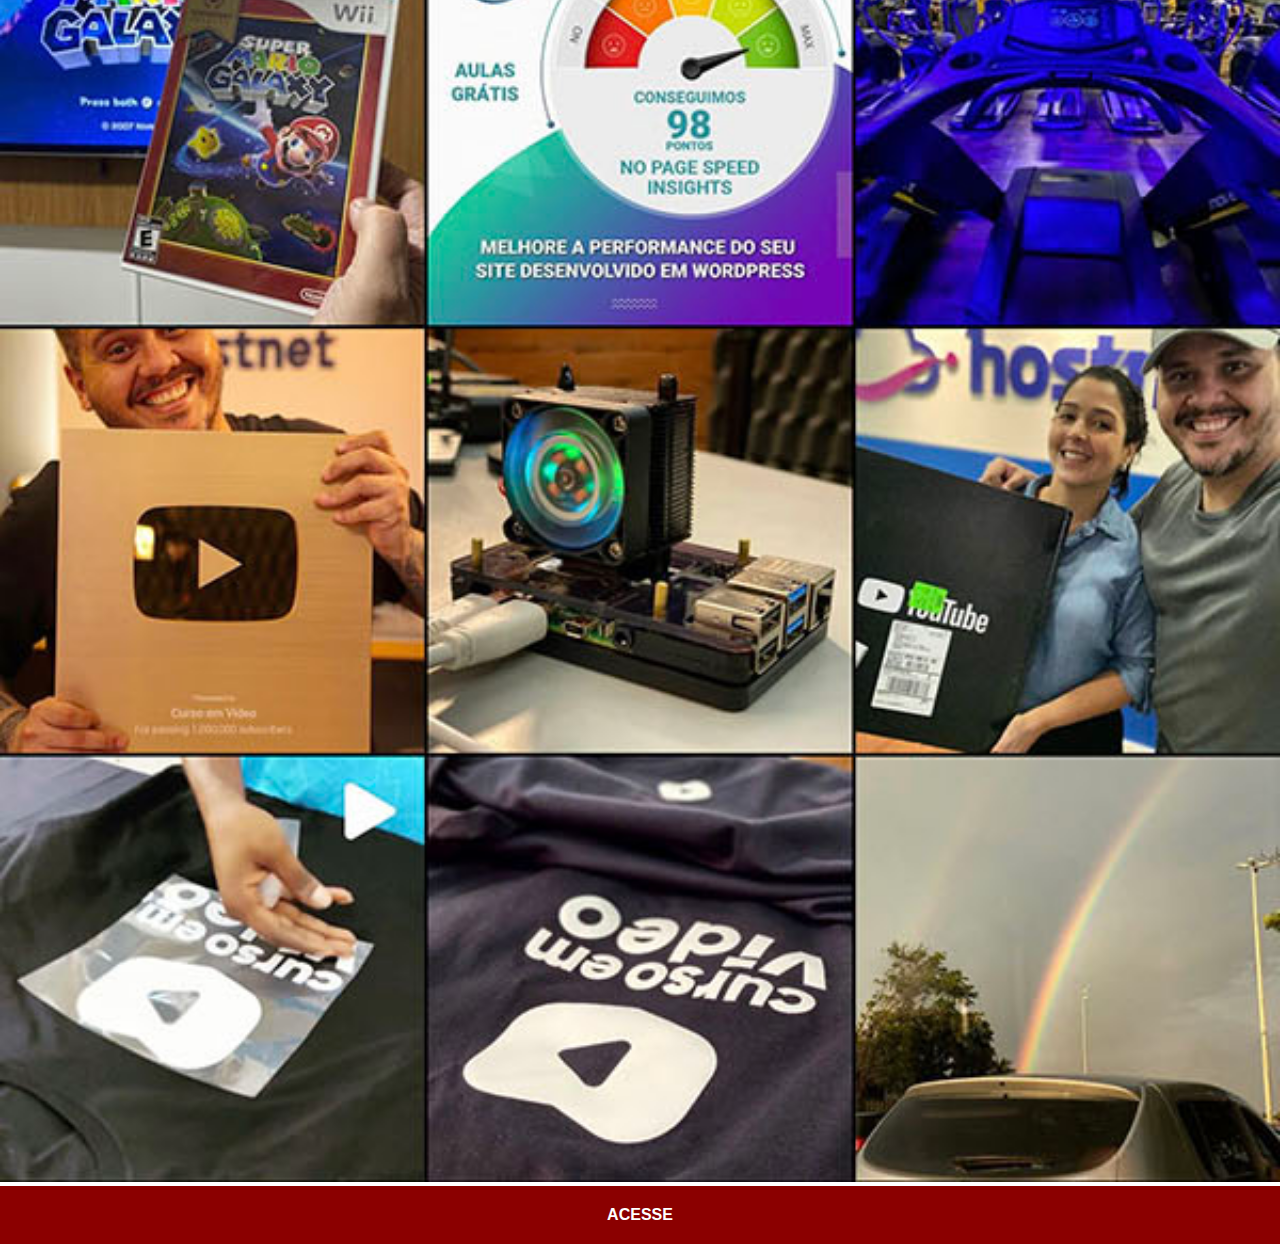
<file: instagram.html>
<!DOCTYPE html>
<html lang="pt-br">
<head>
    <meta charset="UTF-8">
    <meta http-equiv="X-UA-Compatible" content="IE=edge">
    <meta name="viewport" content="width=device-width, initial-scale=1.0">
    <title>Instagram</title>
    <link rel="stylesheet" href="estilos/social.css">
</head>
<body>
    <img src="imagens/tela-instagram.jpg" alt="Instagram"><a href="https://www.instagram.com/gustavoguanabara/" target="_blank">ACESSE</a>
</body>
</html>
</file>
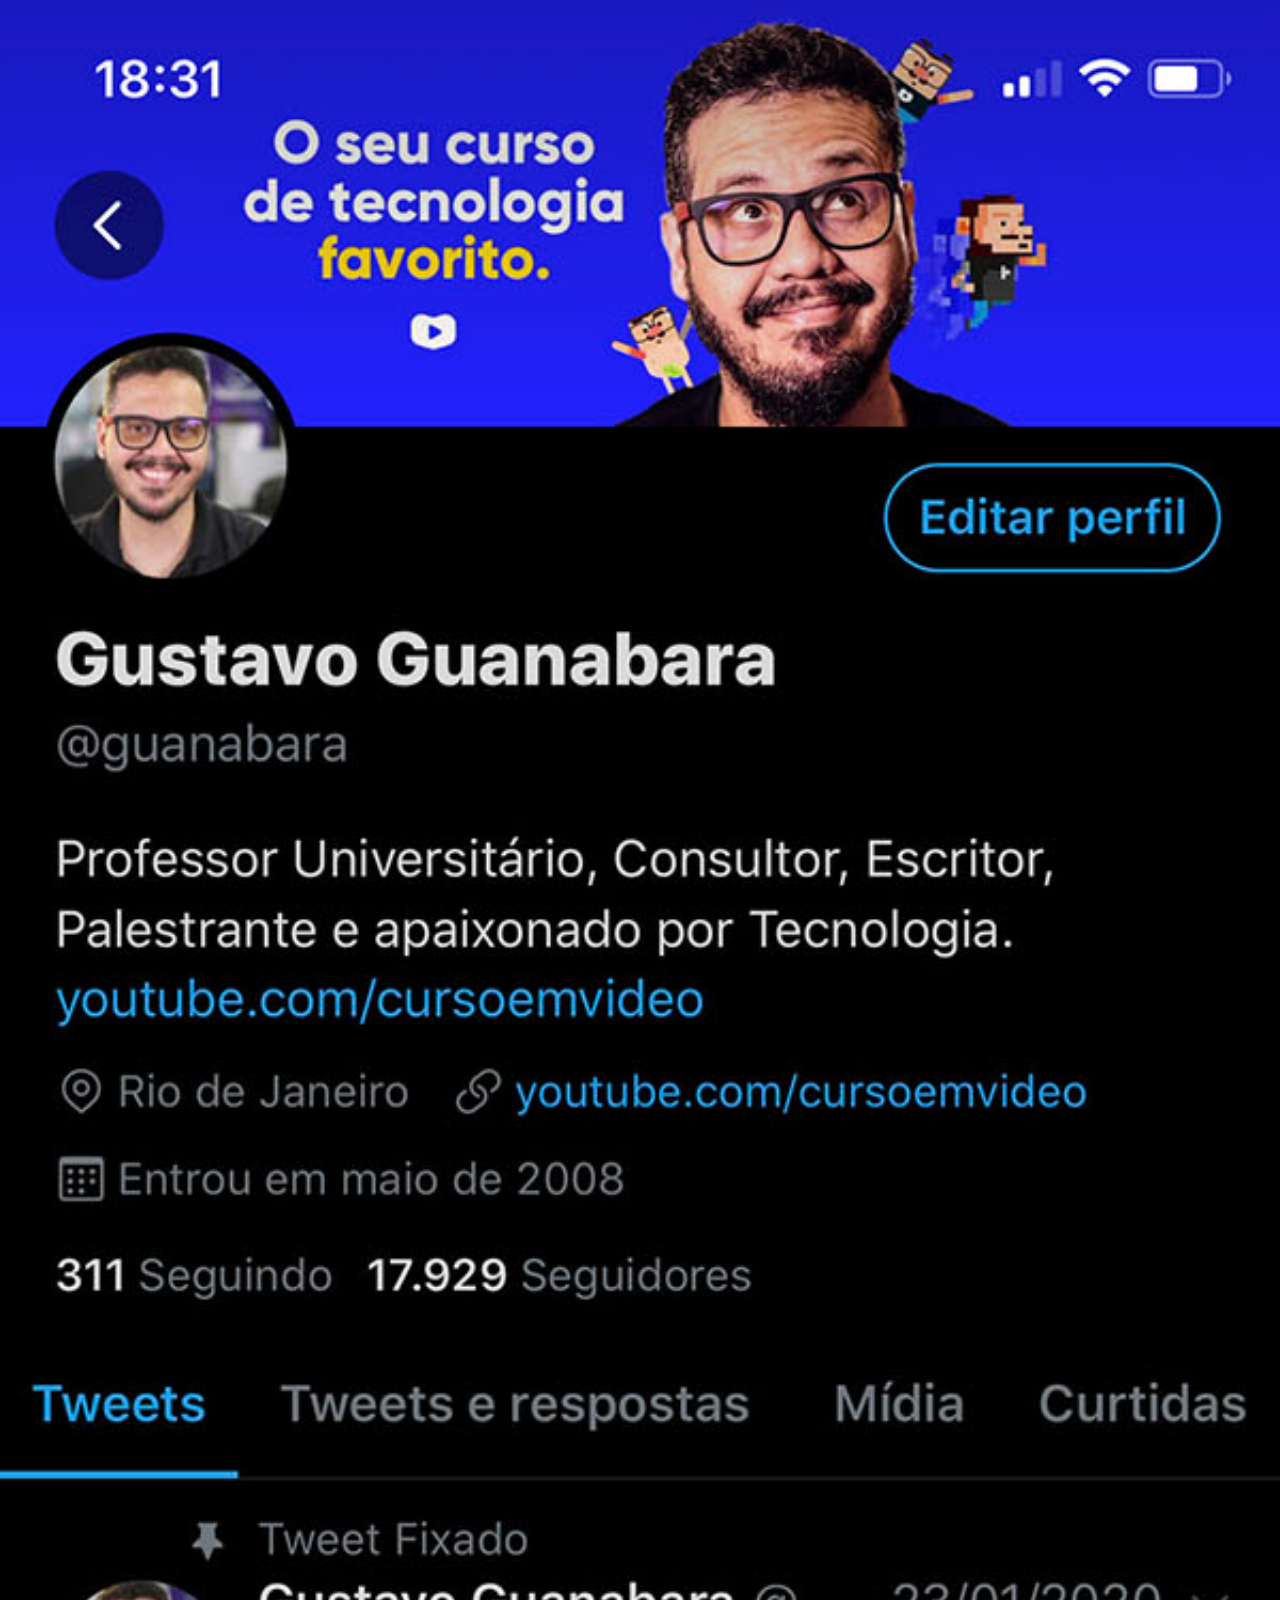
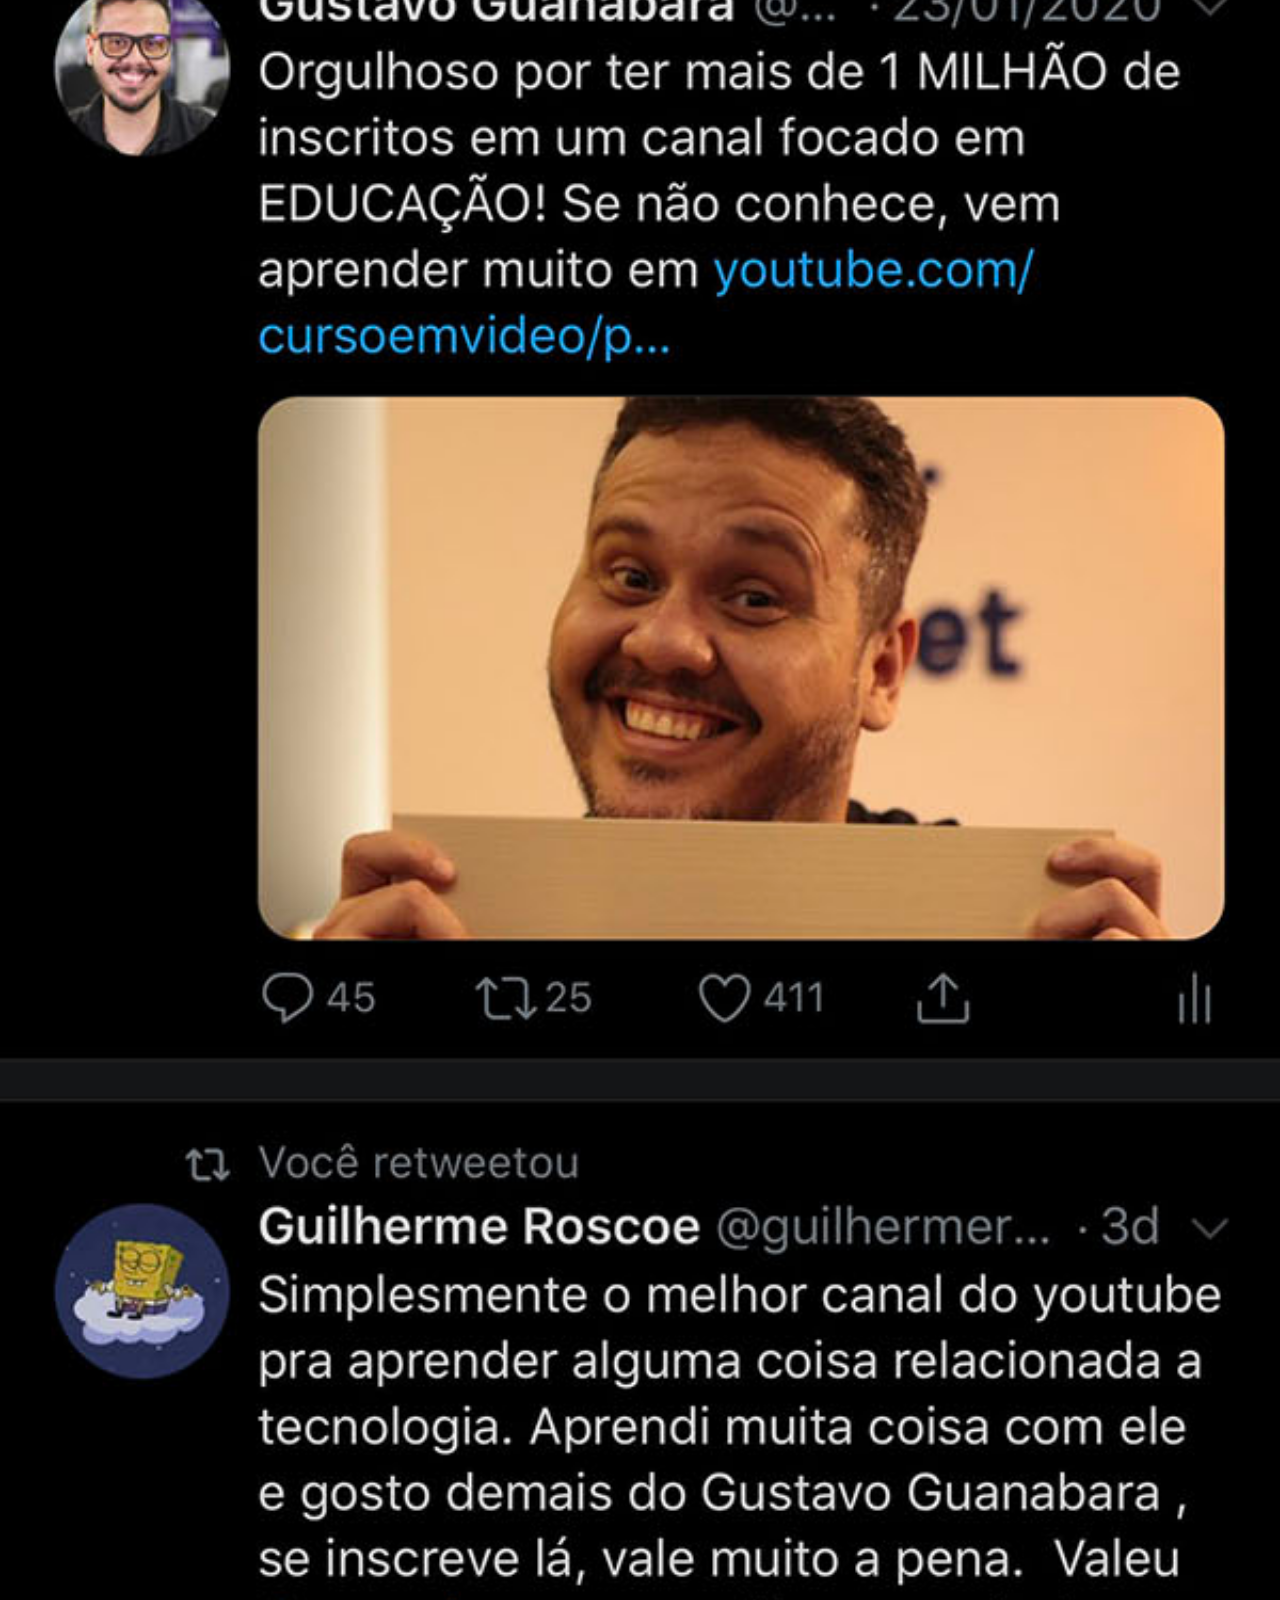
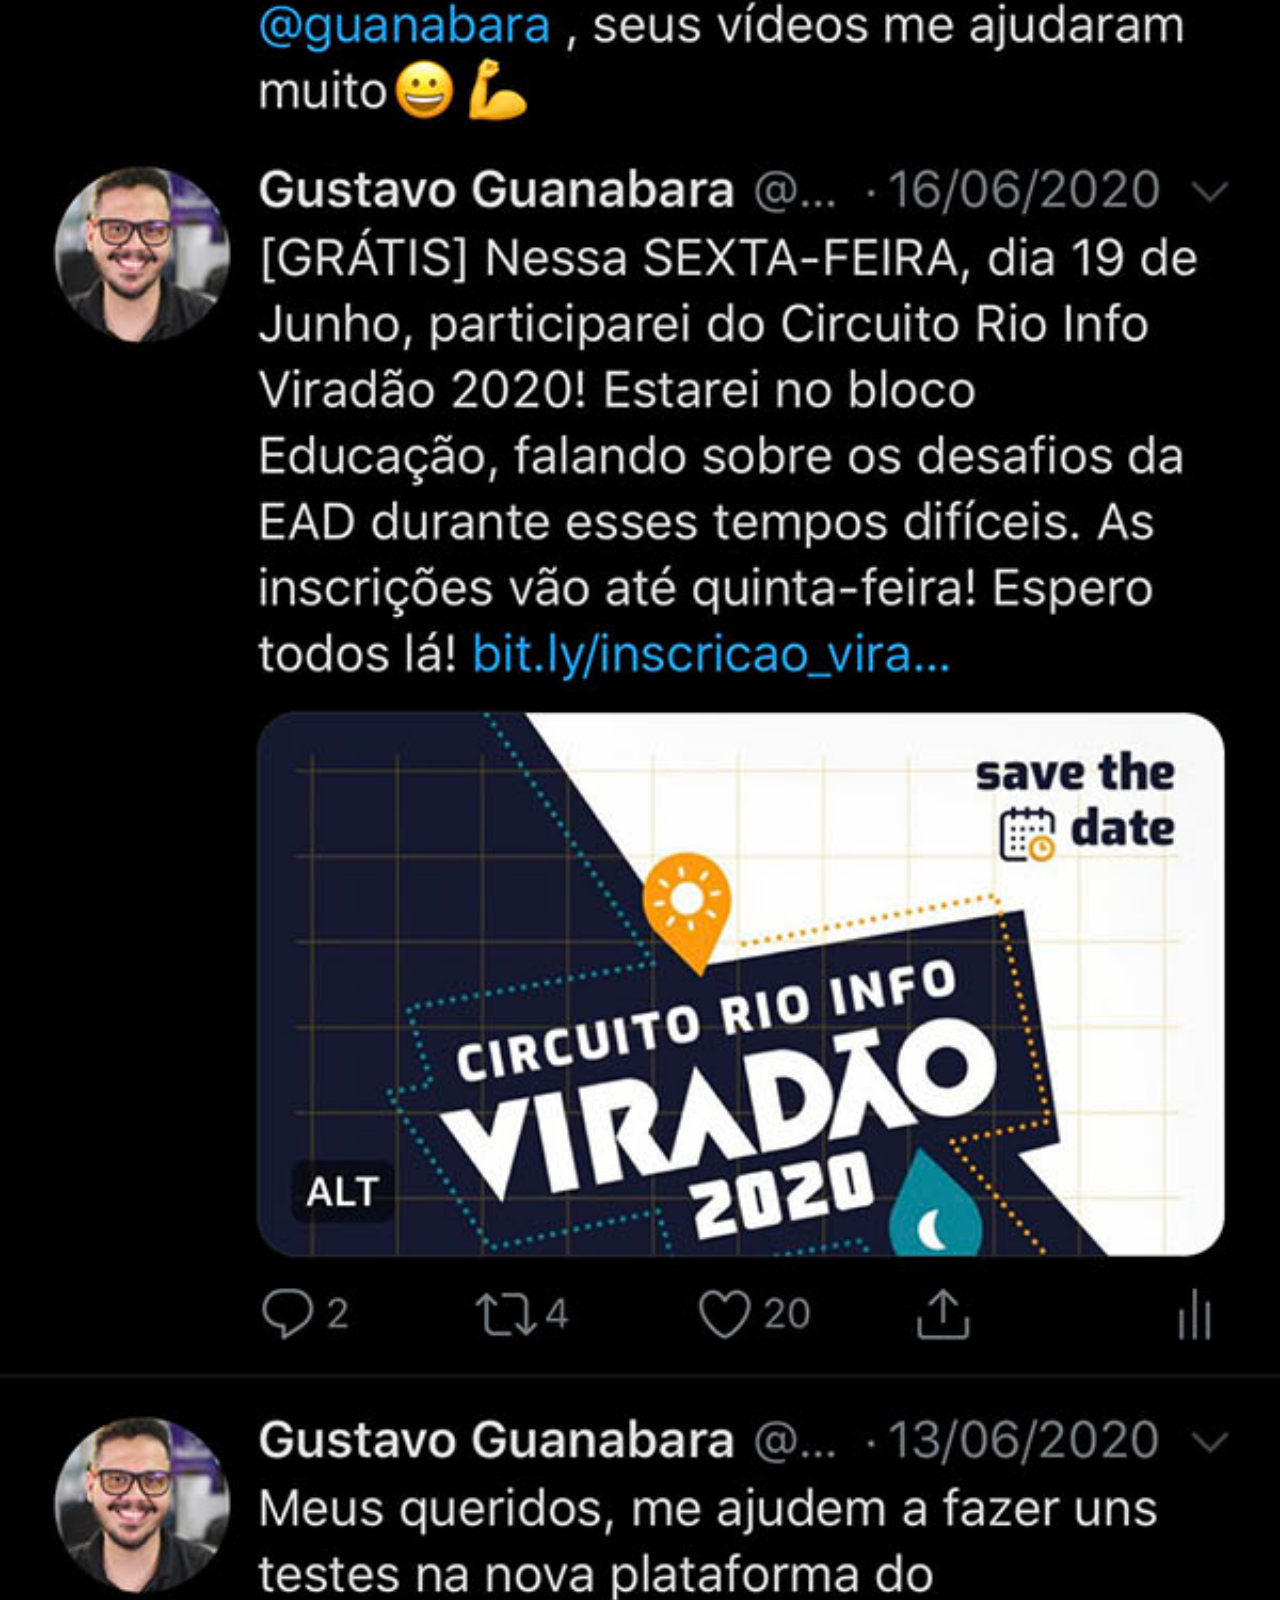
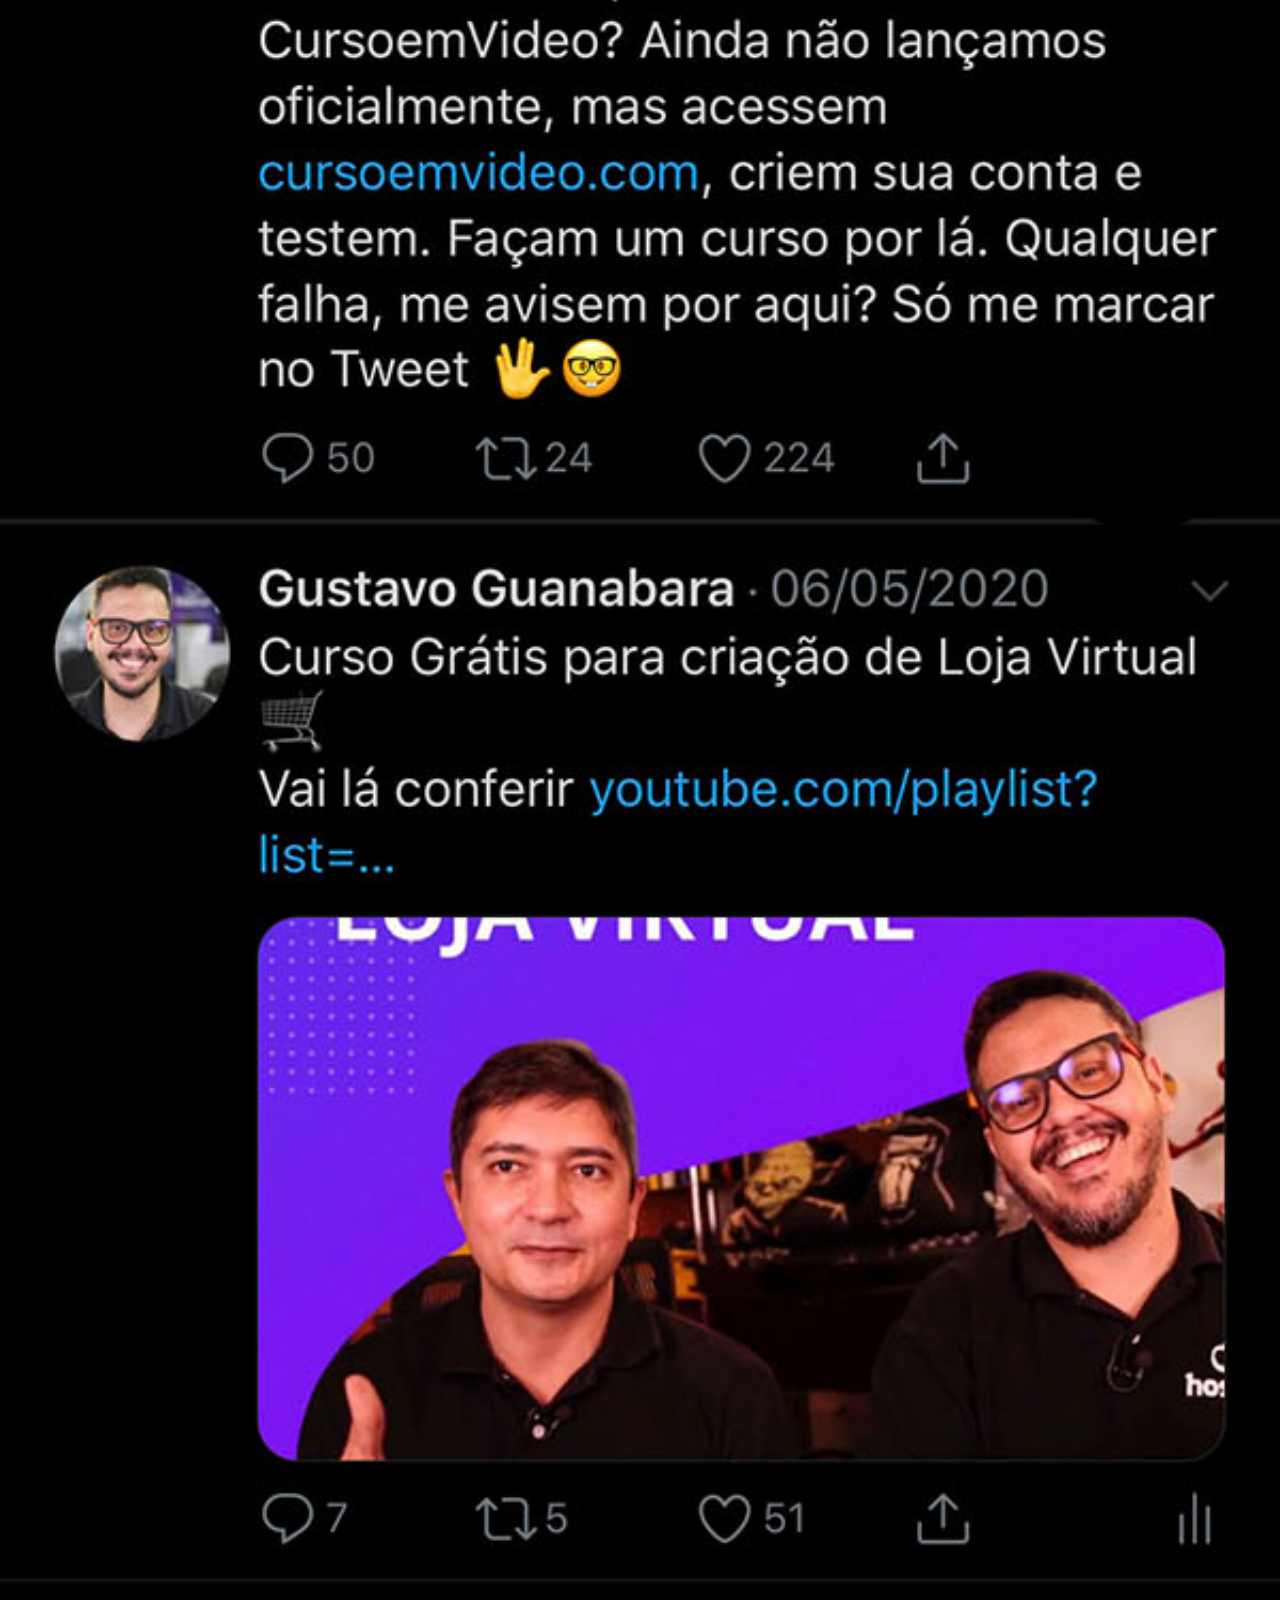
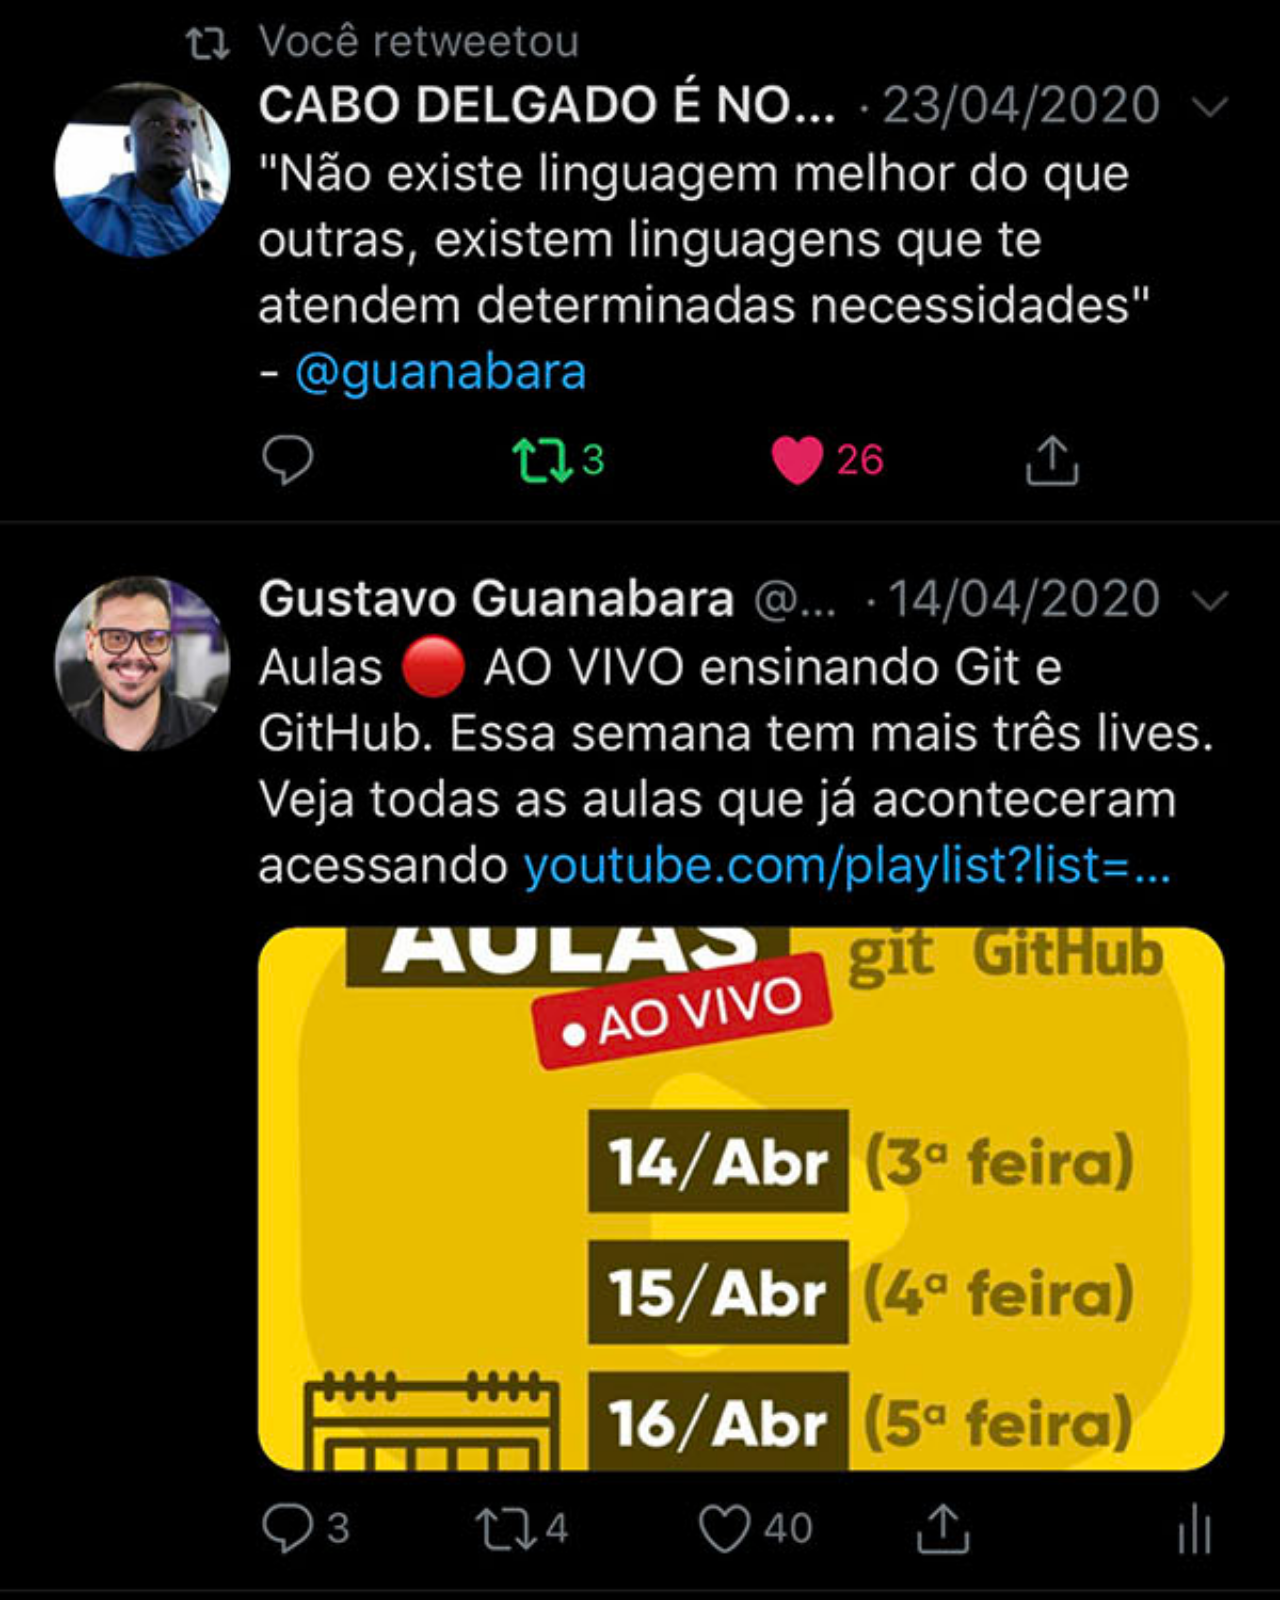
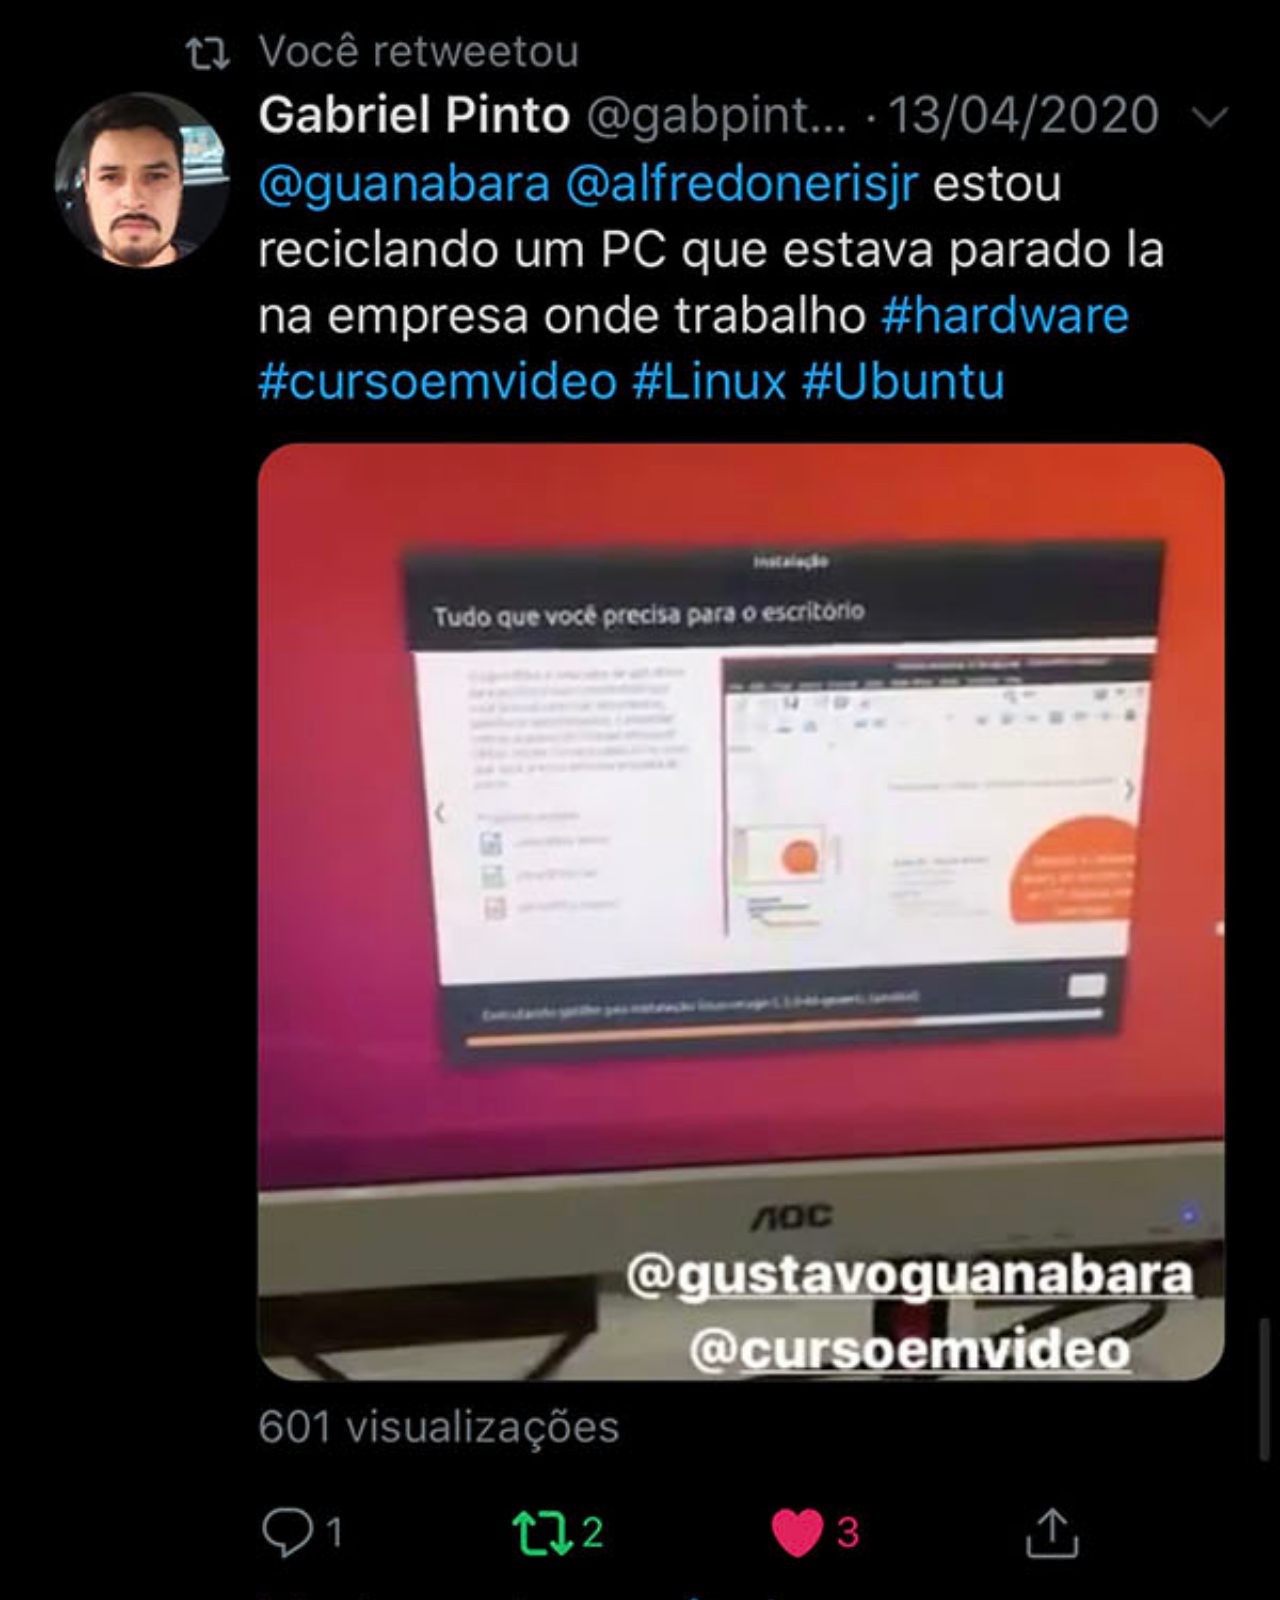
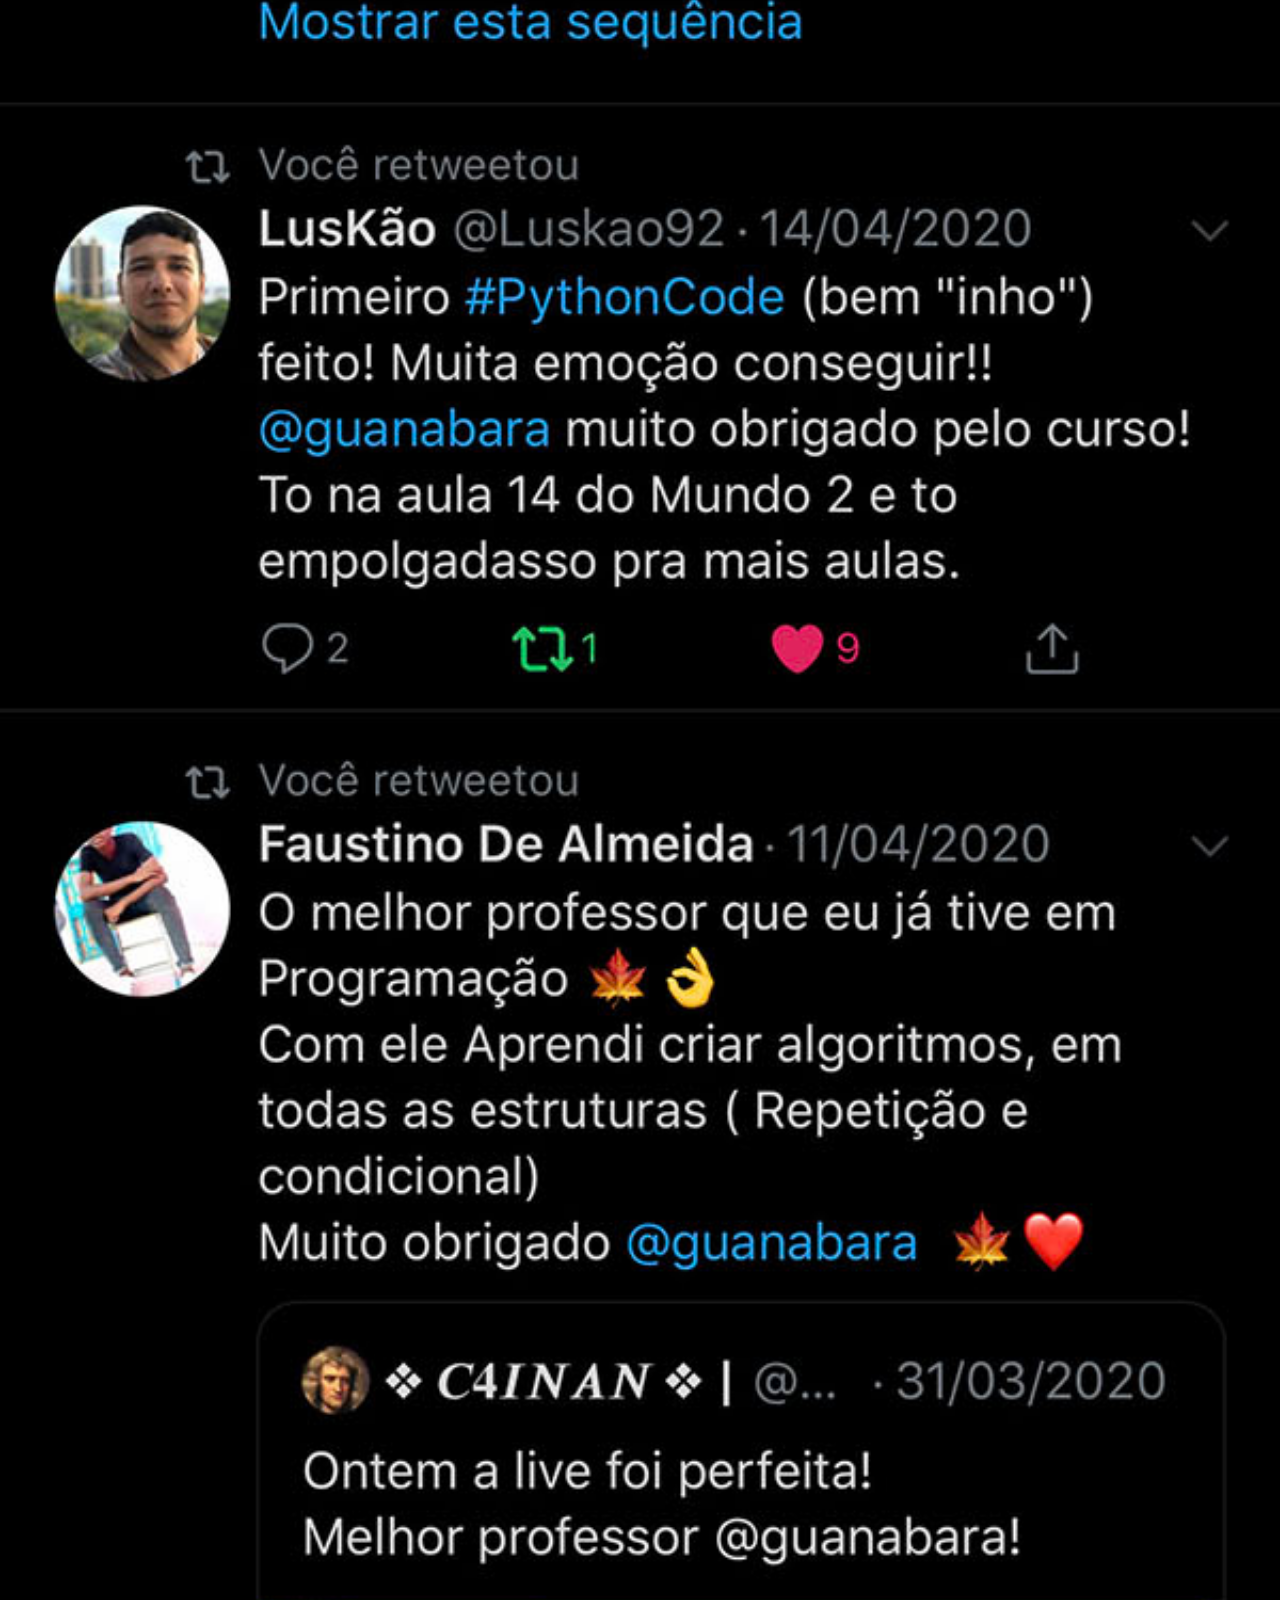
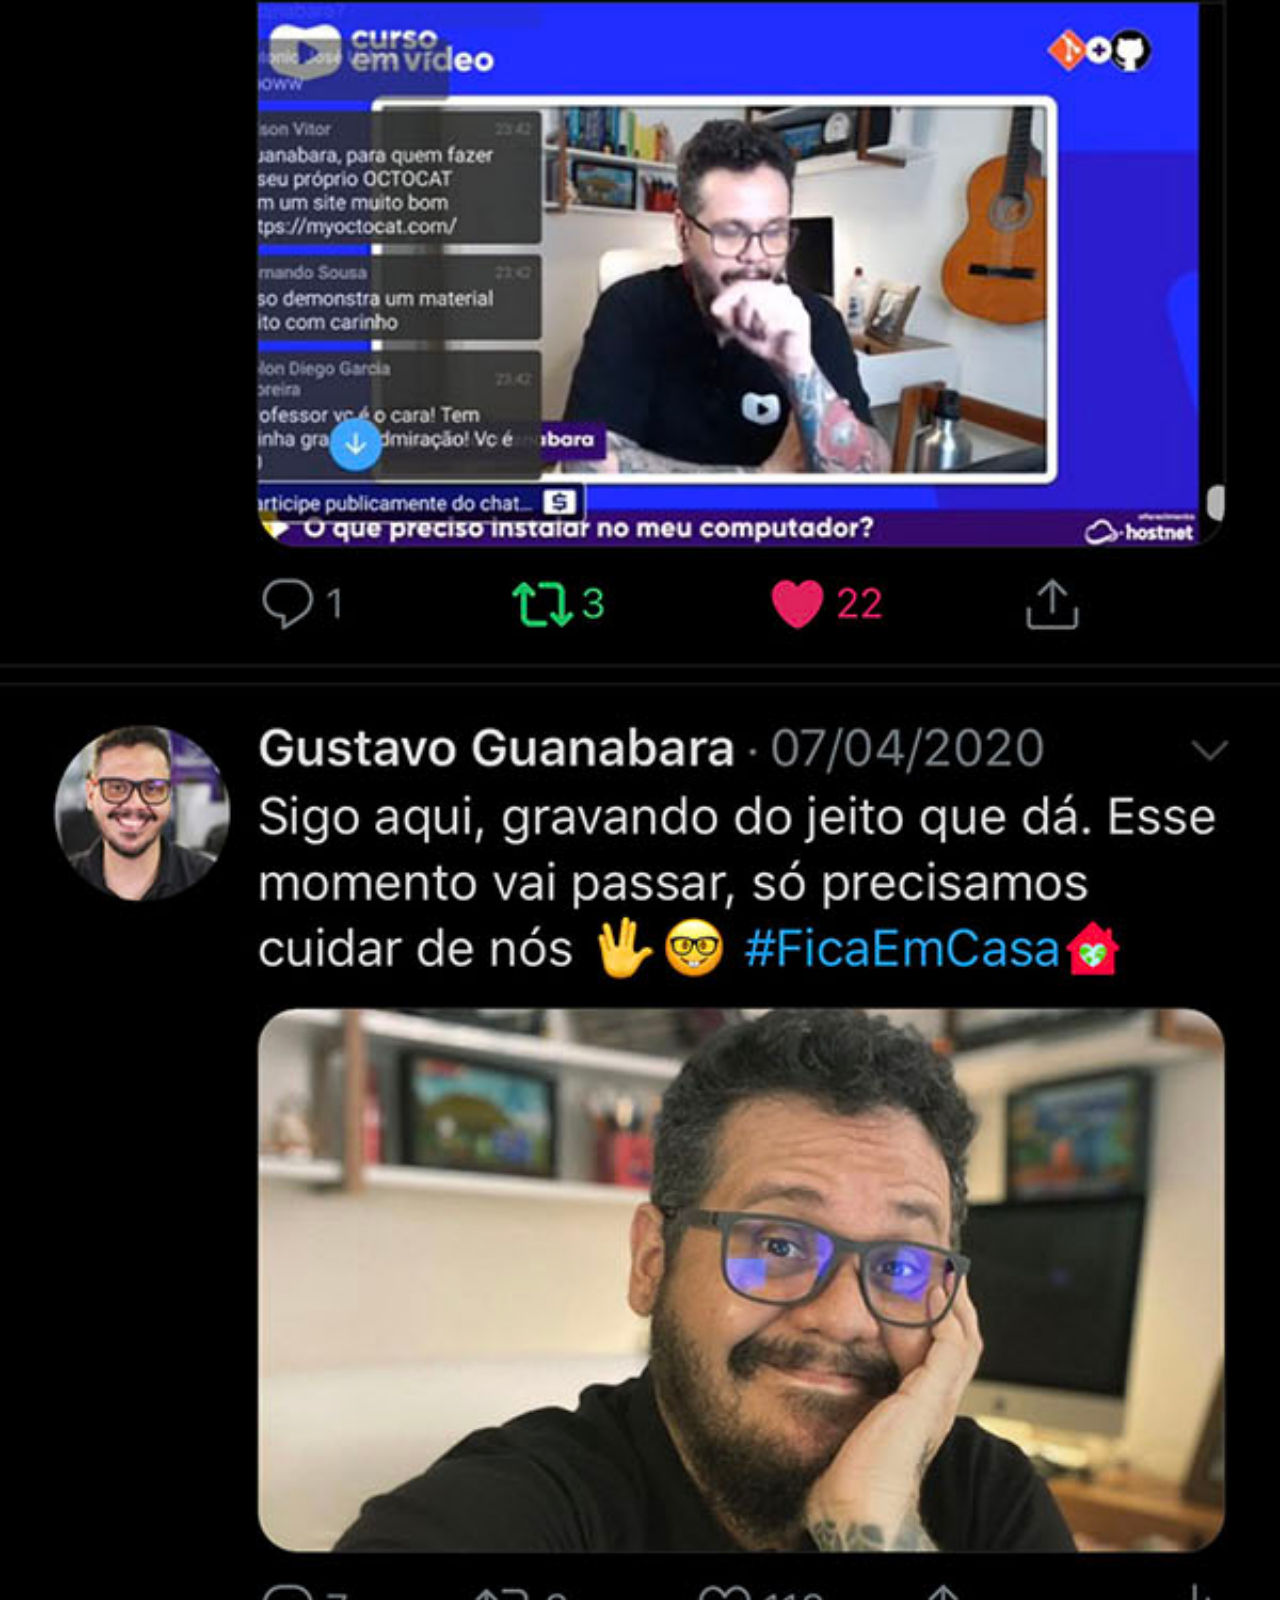
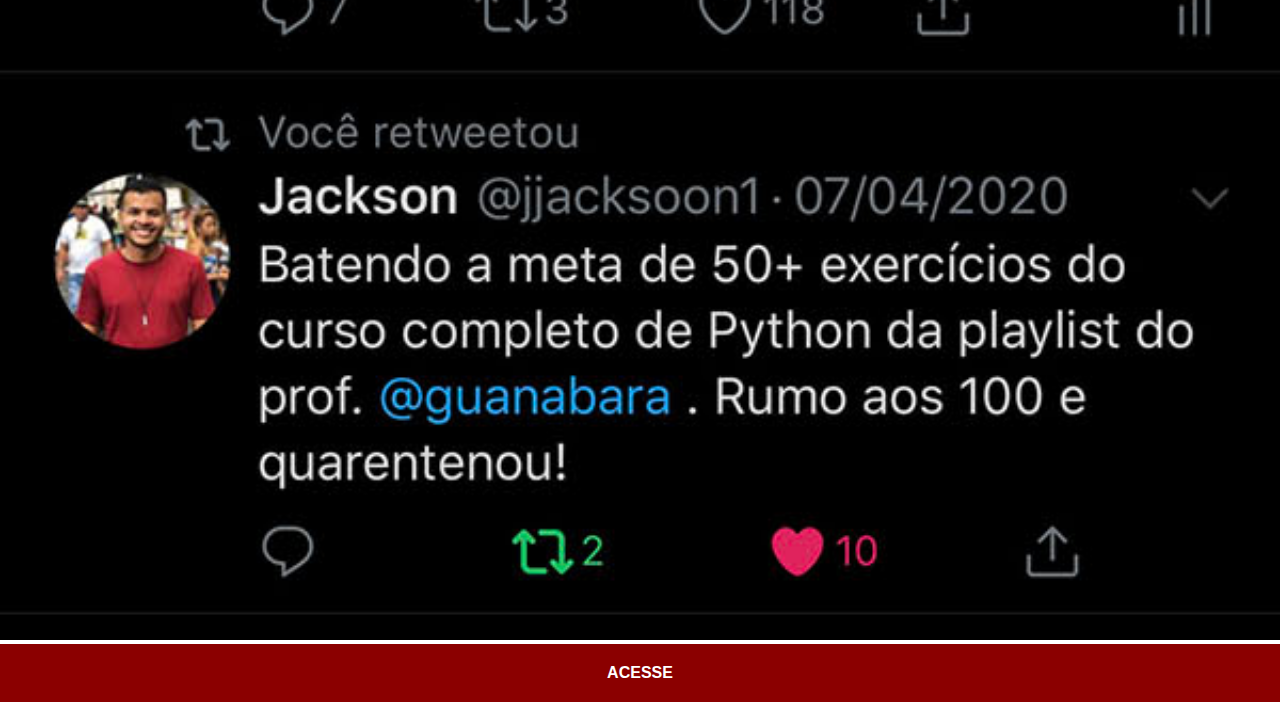
<file: twitter.html>
<!DOCTYPE html>
<html lang="pt-br">
<head>
    <meta charset="UTF-8">
    <meta http-equiv="X-UA-Compatible" content="IE=edge">
    <meta name="viewport" content="width=device-width, initial-scale=1.0">
    <title>Twitter</title>
    <link rel="stylesheet" href="estilos/social.css">
</head>
<body>
    <img src="imagens/tela-twitter.jpg" alt="Twitter"> <a href="https://twitter.com/guanabara?ref_src=twsrc%5Egoogle%7Ctwcamp%5Eserp%7Ctwgr%5Eauthor" target="_blank">ACESSE</a>
</body>
</html>
</file>
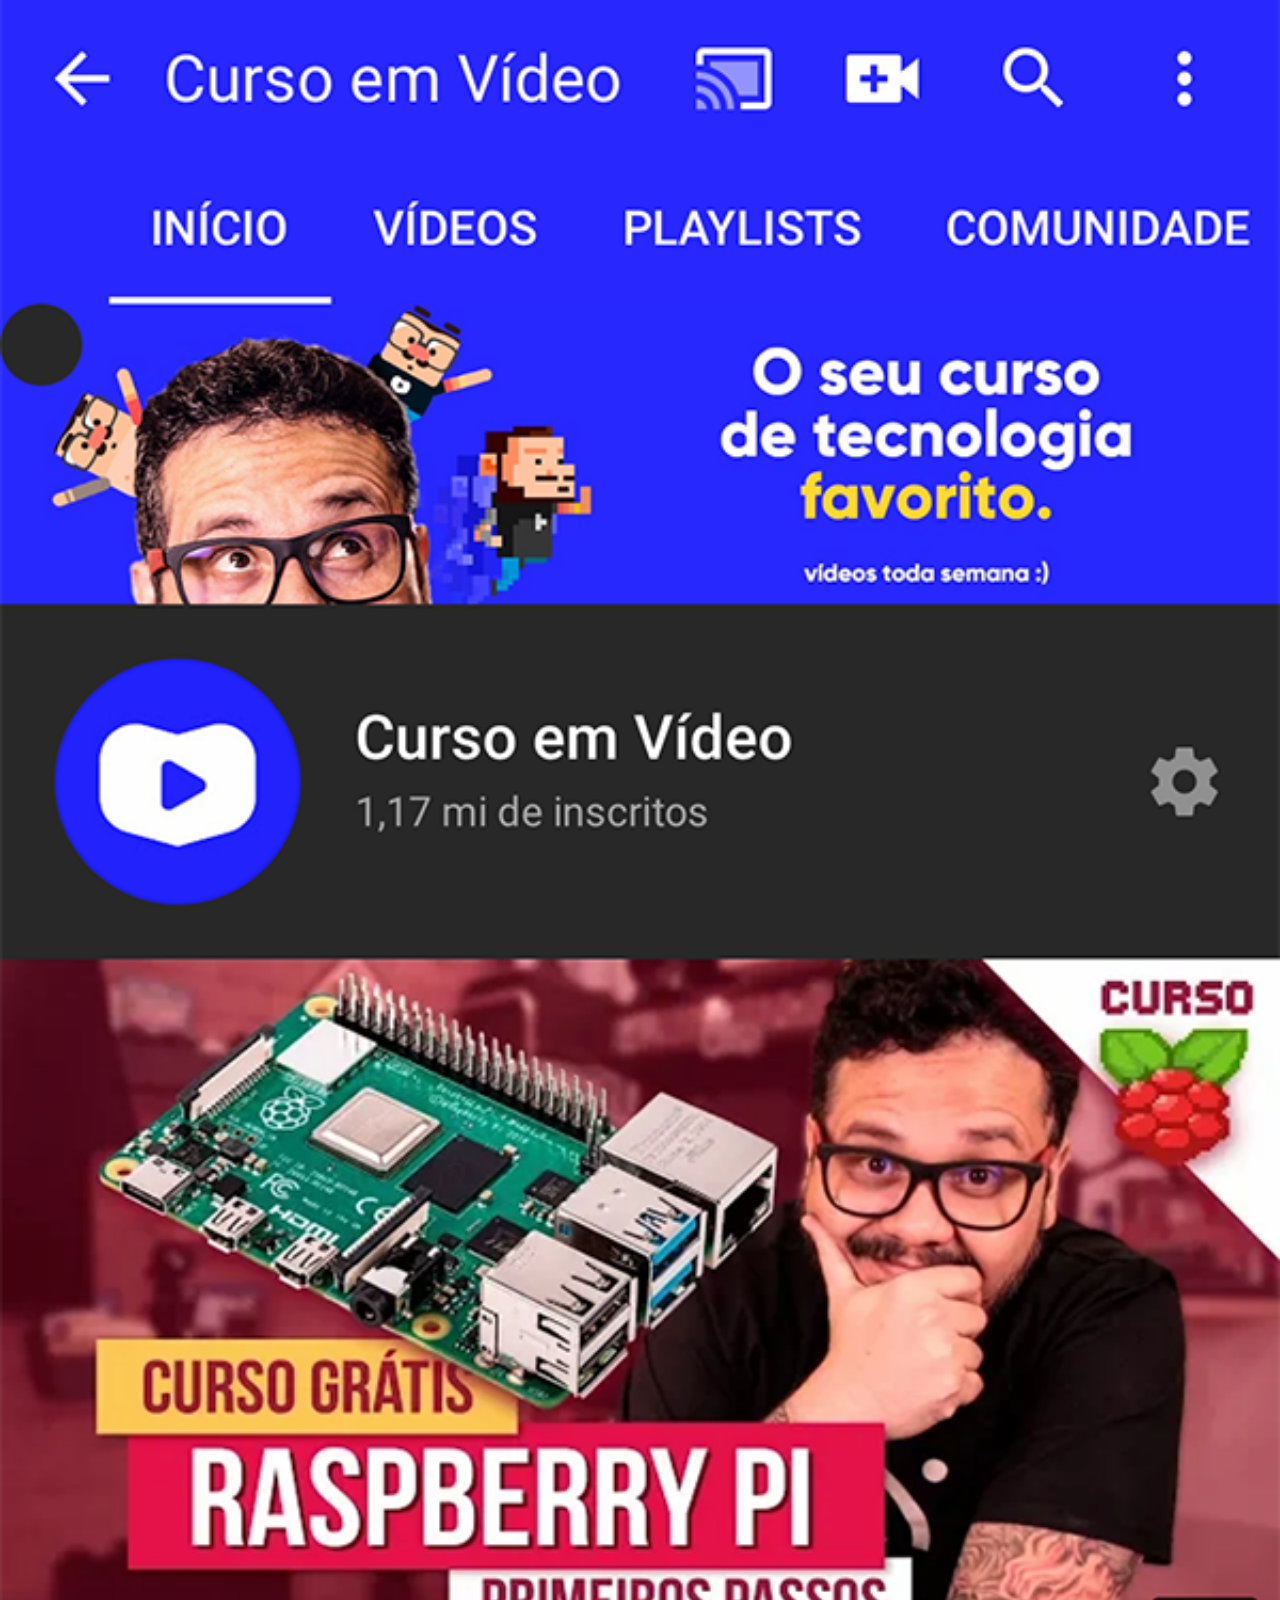
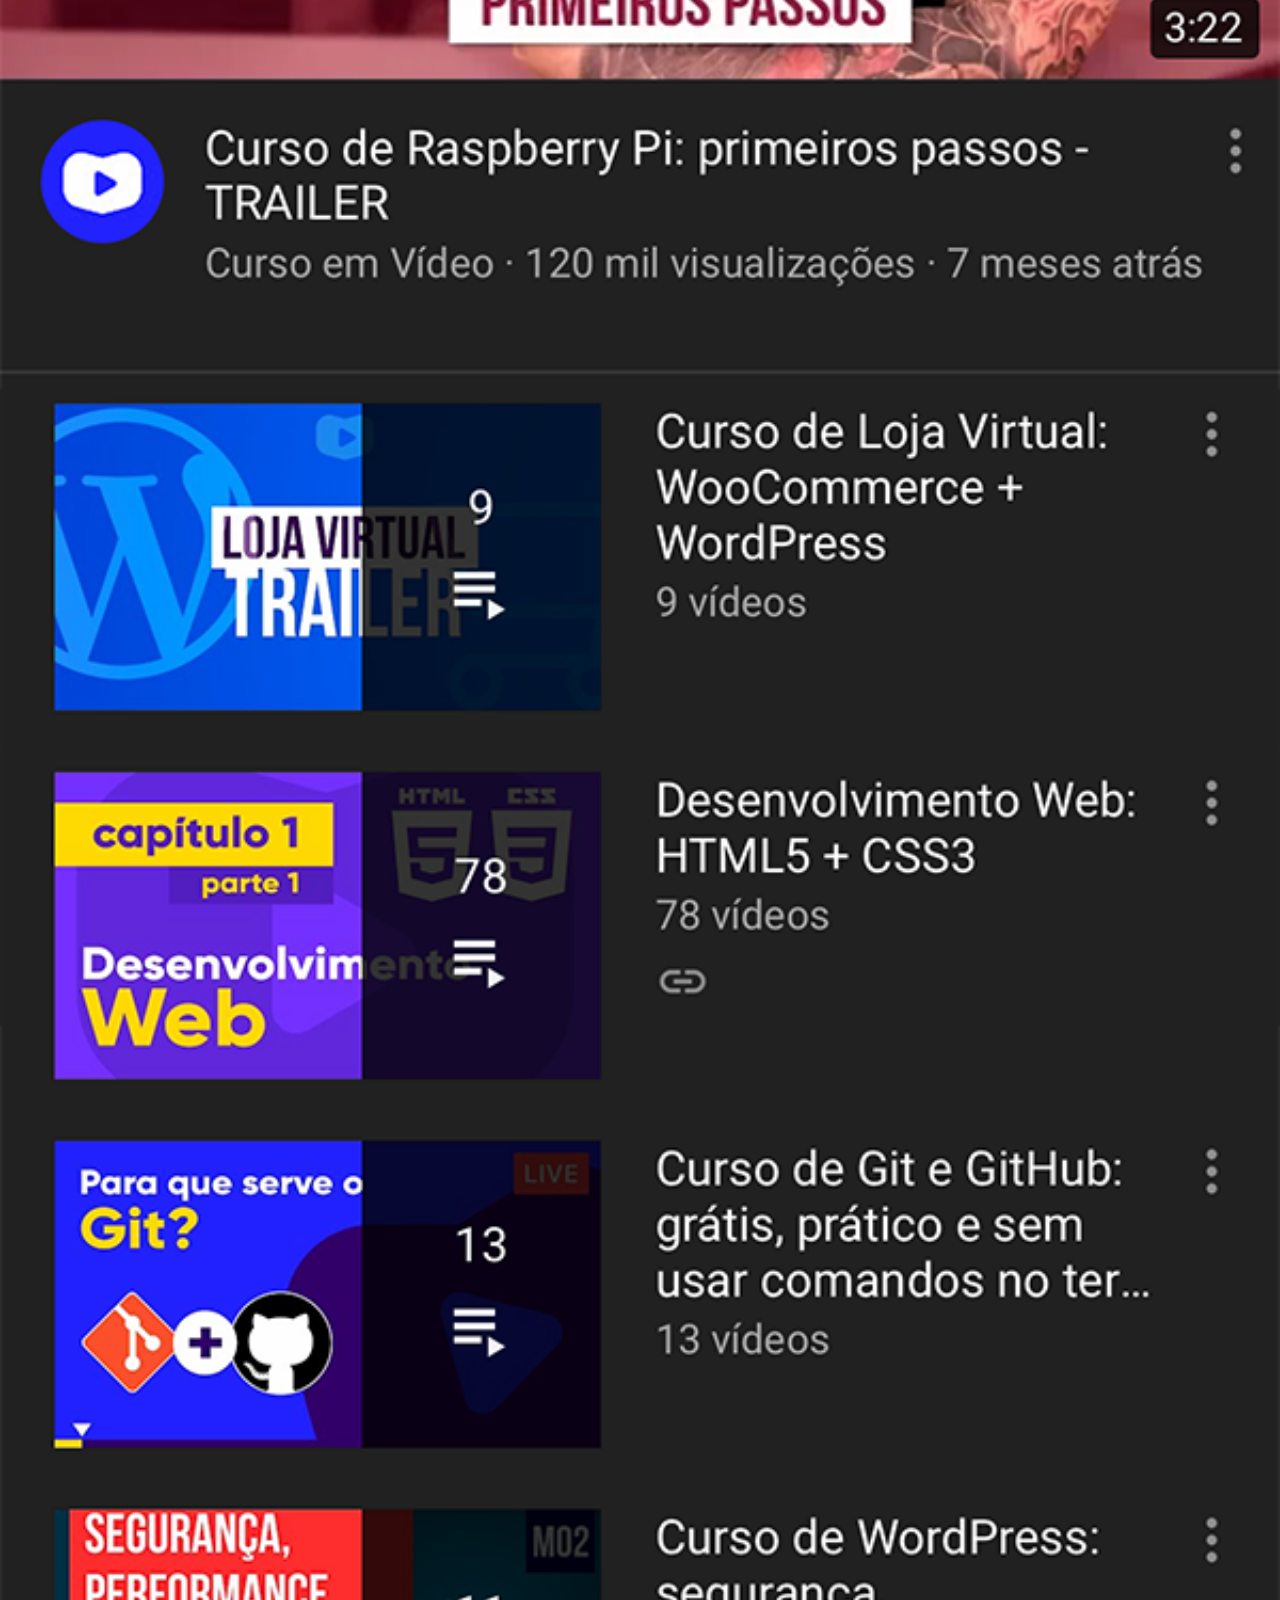
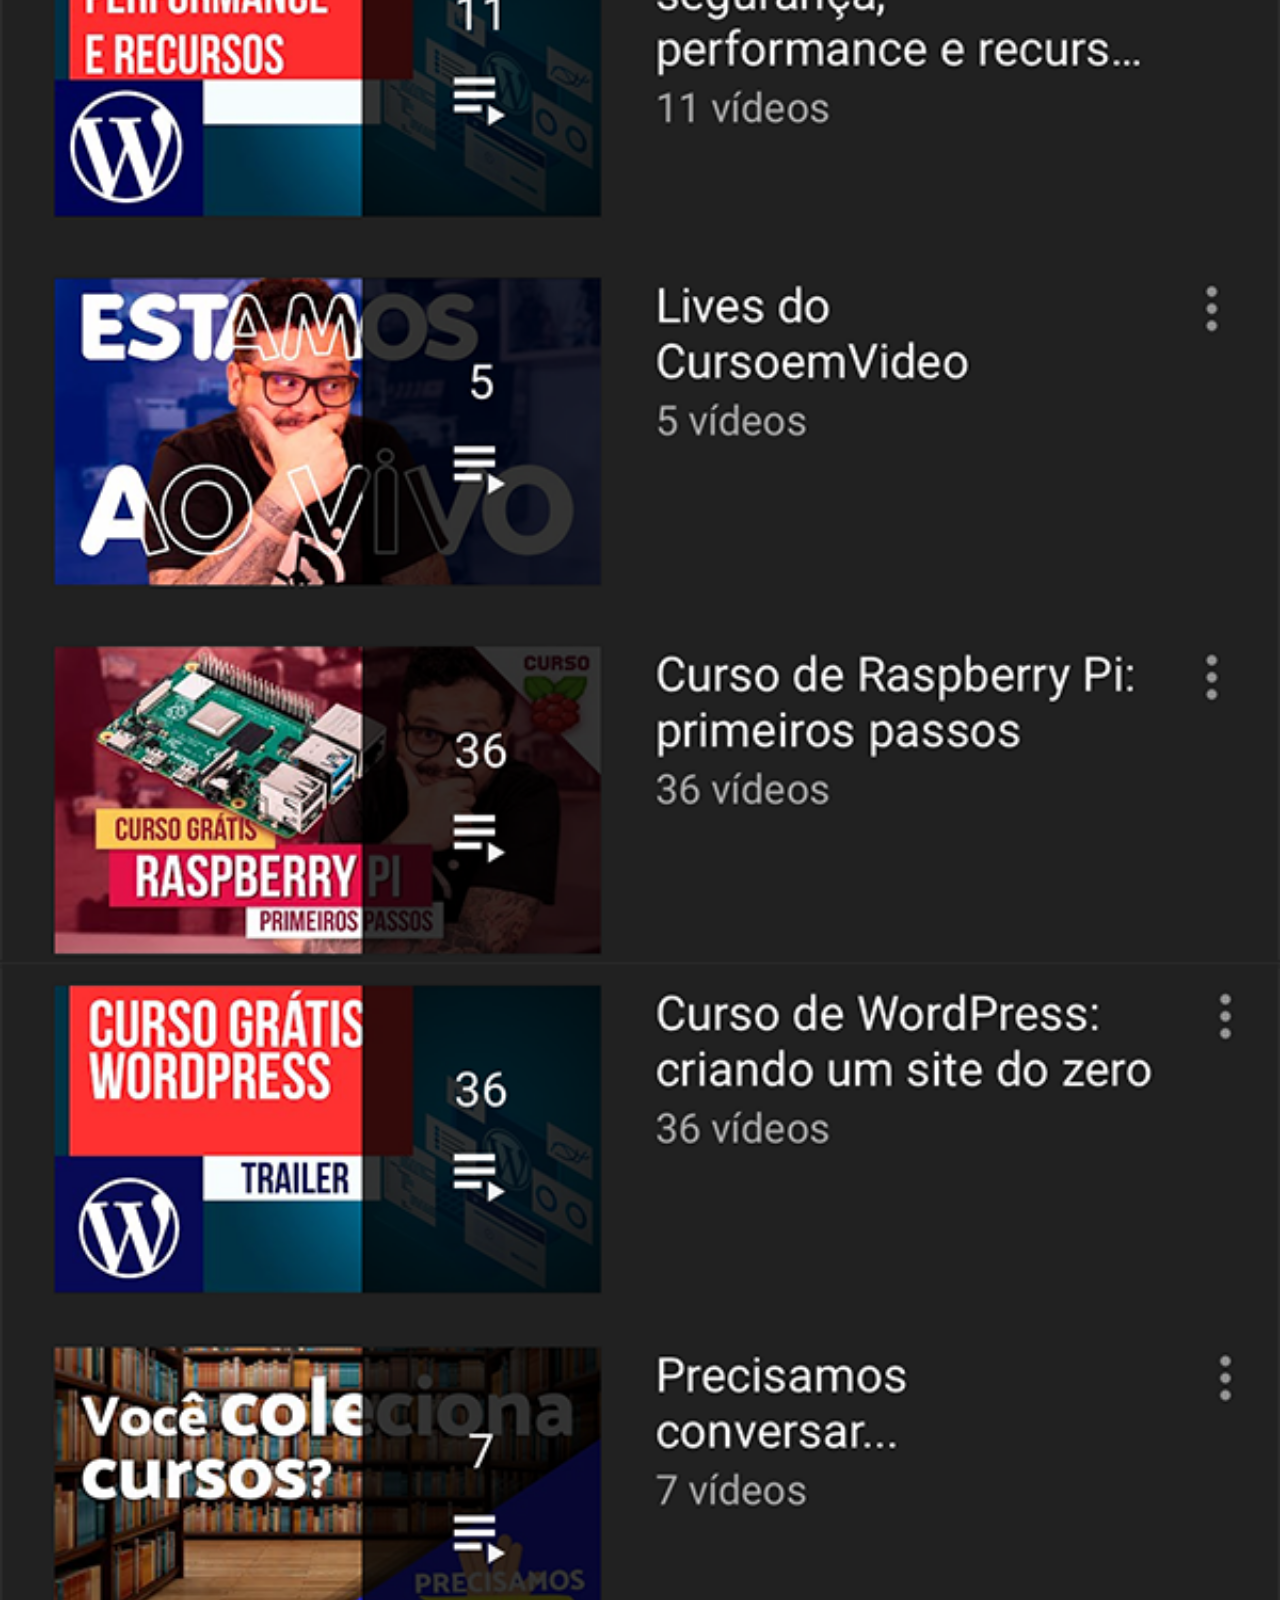
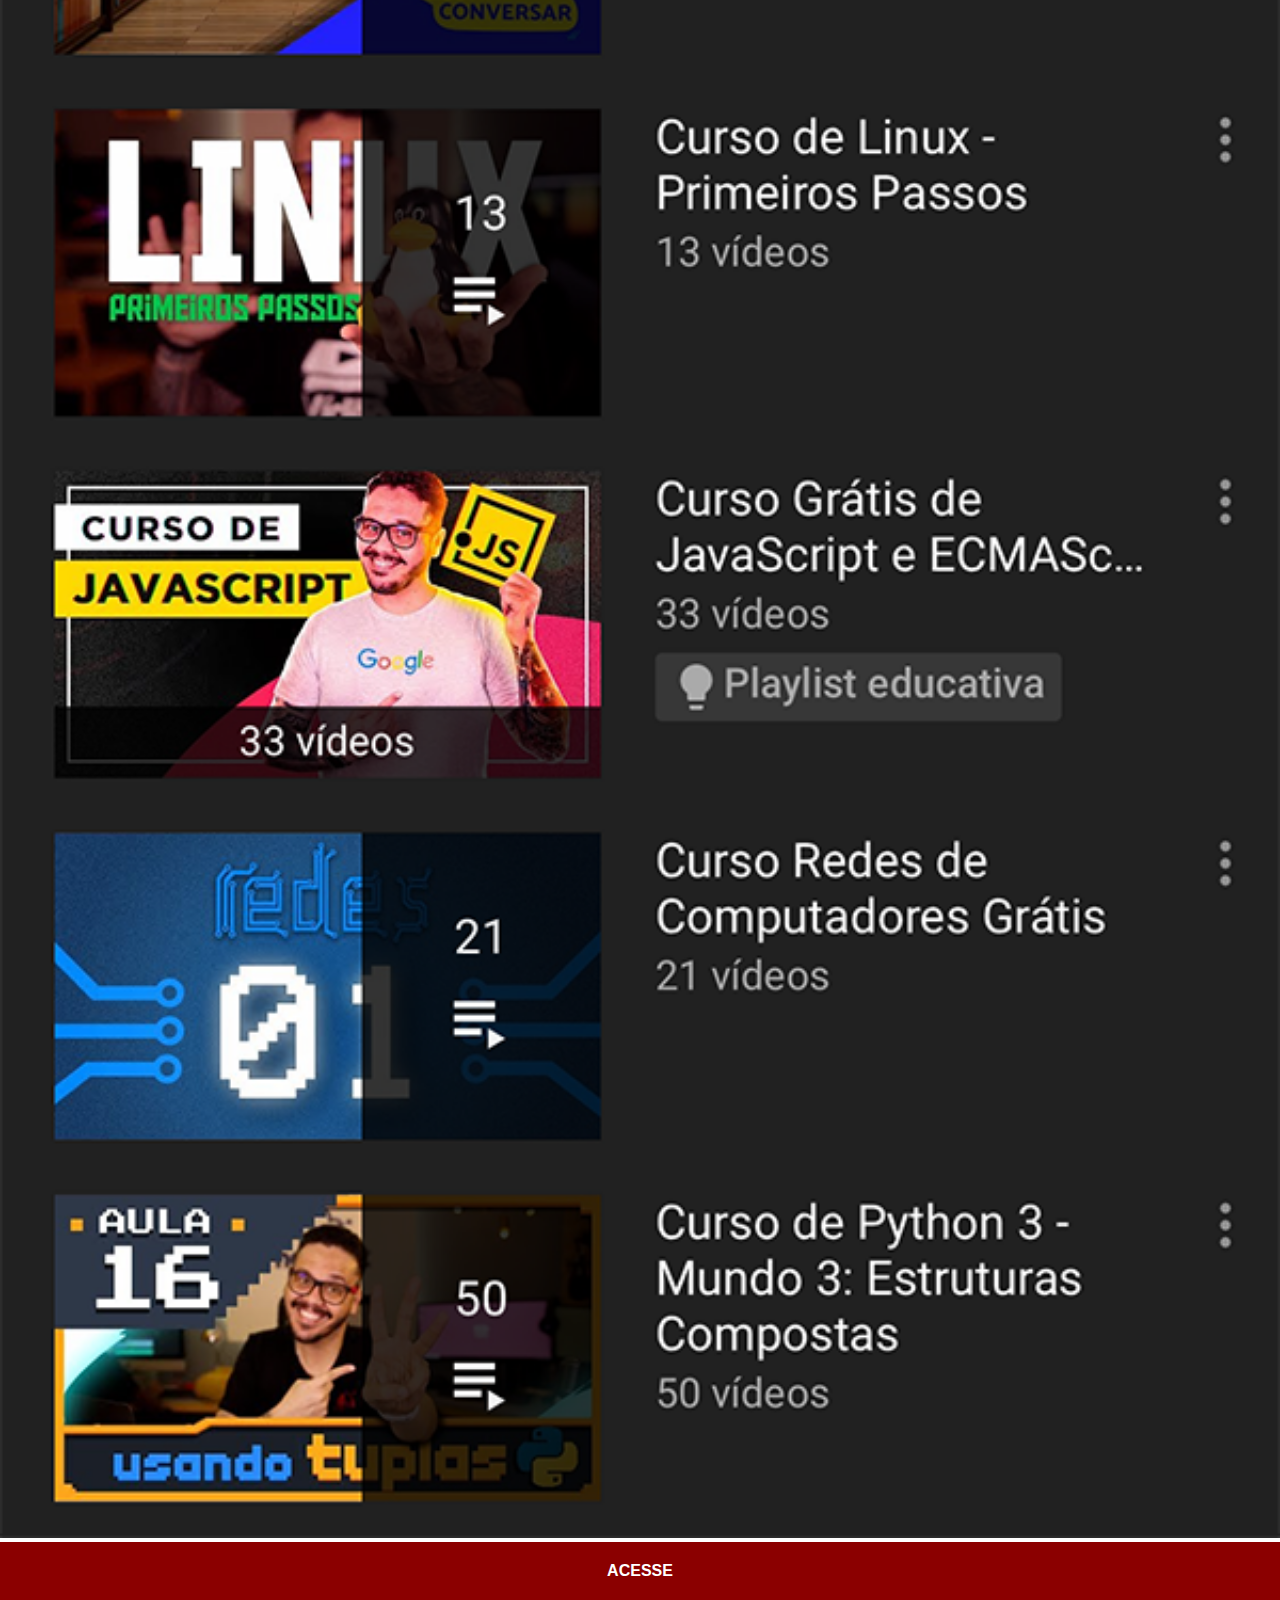
<file: youtube.html>
<!DOCTYPE html>
<html lang="pt-br">
<head>
    <meta charset="UTF-8">
    <meta http-equiv="X-UA-Compatible" content="IE=edge">
    <meta name="viewport" content="width=device-width, initial-scale=1.0">
    <title>YouTube</title>
    <style>
        *{
            margin: 0px;
            padding: 0px;
            font-family: Arial, Helvetica, sans-serif;
        }

        ::-webkit-scrollbar {
            width: 0px;
            height: 0px;
        }

        img {
            width: 100Vw;
        }
        a {
            display: block;
            background-color: darkred;
            color: white;
            padding: 20px;
            text-align: center;
            font-weight: bolder;
            text-decoration: none;
        }

        a:hover  {
            background-color: red;
        }
    </style>
</head>
<body>
    <img src="imagens/tela-youtube.png" alt="YouTube">
    <a href="https://www.youtube.com/@CursoemVideo/playlists" target="_blank">ACESSE</a>

</body>
</html>
</file>
<file: estilos/style.css>
@charset "UTF-8"

* {
    margin: 0px;
    padding: 0px;
    font-family: Arial, Helvetica, sans-serif;
}

html, body {
    height: 100vh;
    width: 100vw;
    background-color: black;
}

body{
    background: url('../imagens/fundo-madeira.jpg') no-repeat top center;
    background-size: cover;
    background-attachment: fixed;
    margin: 0px;
    
}

main {
    height: 100vh;
    position: relative;
}

section#telefone {
    position: absolute;
    top: 50%;
    left: 50%;
    transform: translate(-50%, -50%);

    height: 627px;
    width: 311px;
    background-color: blue;
   background: url('../imagens/frame-iphone.png') no-repeat;

}

iframe#tela {
    position: relative;
    top: 80px;
    left: 22px;
    width: 267px;
    height: 471px;
}
section#redes-sociais {
    text-align: right;
}

section#redes-sociais img {
    width: 50px;
    margin: 10px;
    border-radius: 50%;
    box-shadow: 2px 2px 5px rgba(0, 0, 0, 0.418);
    box-sizing: border-box;
}

section#redes-sociais img:hover {
    border: 2px solid rgba(255, 255, 255, 0.644);
    transform: translate(-3px, -3px);
    box-shadow: 5px 5px 10px rgba(0, 0, 0, 0.418);
    transition: transform .3s;
}
</file>
<file: estilos/social.css>
@charset "UTF-8";

*{
    margin: 0px;
    padding: 0px;
    font-family: Arial, Helvetica, sans-serif;
}

::-webkit-scrollbar {
    width: 0px;
    height: 0px;
}

img {
    width: 100Vw;
}
a {
    display: block;
    background-color: darkred;
    color: white;
    padding: 20px;
    text-align: center;
    font-weight: bolder;
    text-decoration: none;
}

a:hover  {
    background-color: red;
}
</file>
